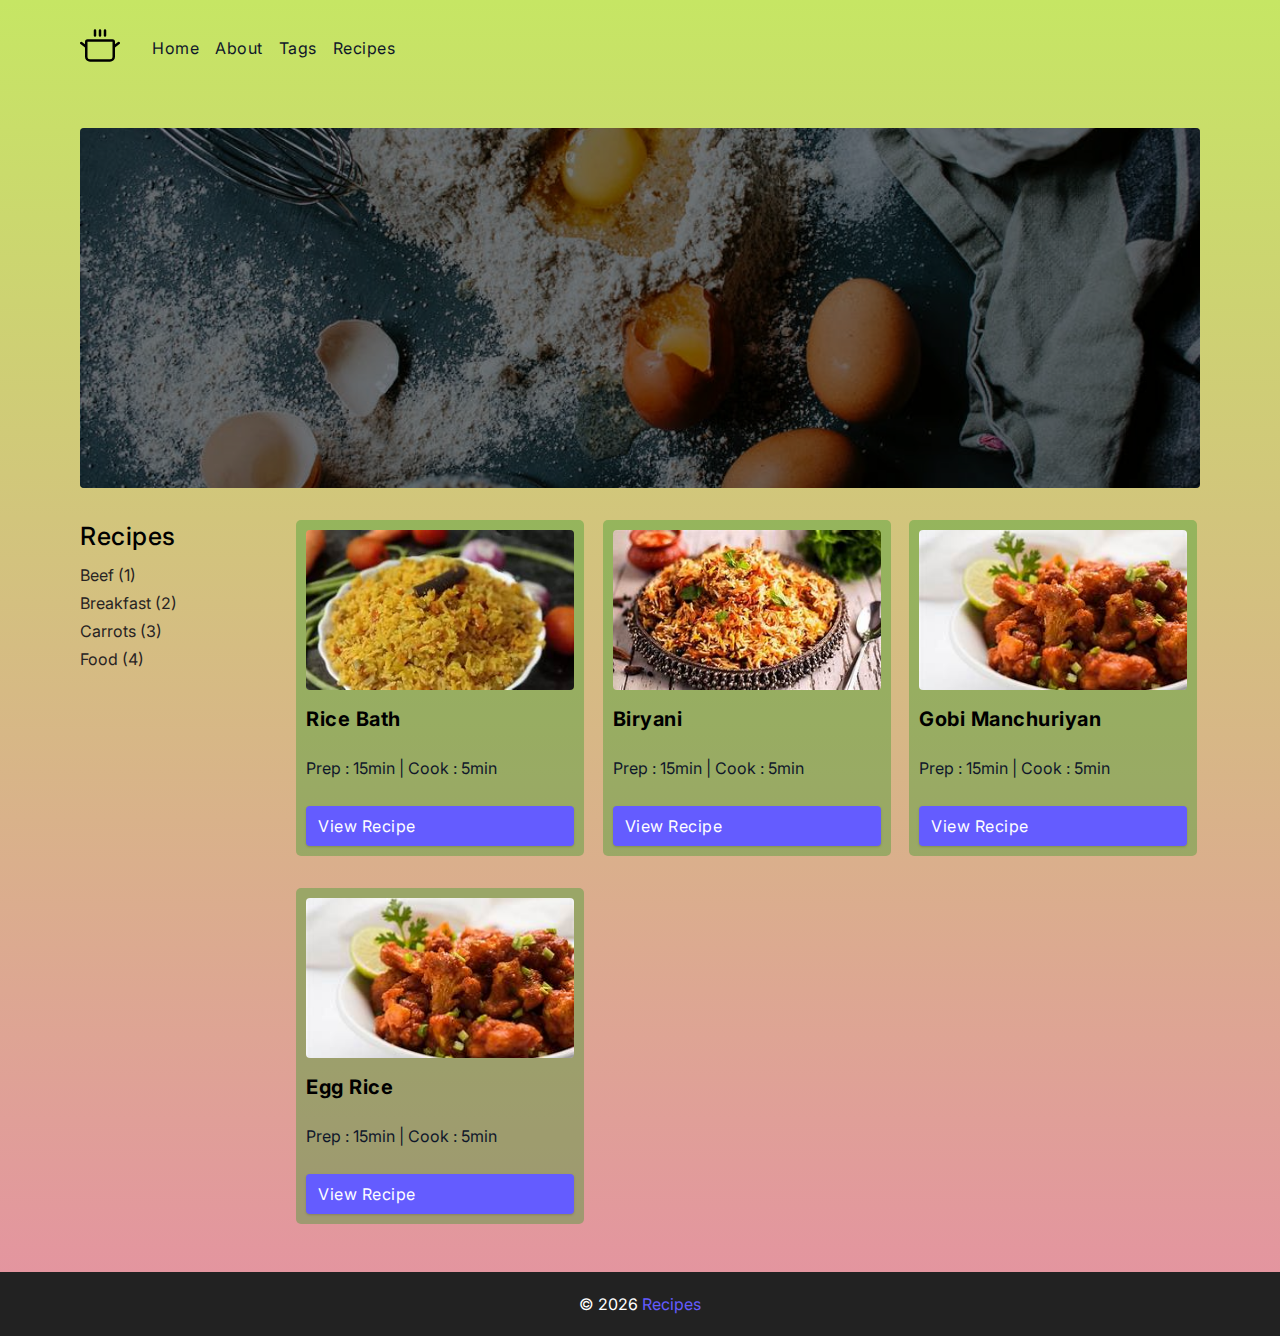
<file: index.html>
<!DOCTYPE html>
<html lang="en">
  <head>
    <meta charset="UTF-8" />
    <meta http-equiv="X-UA-Compatible" content="IE=edge" />
    <meta name="viewport" content="width=device-width, initial-scale=1.0" />
    <title>Recipes</title>
    <link rel="stylesheet" href="./css/normalize.css" />
    <!-- font-awesome -->
    <link rel="preconnect" href="https://fonts.googleapis.com" />
    <link rel="preconnect" href="https://fonts.gstatic.com" crossorigin />
    <link
      href="https://fonts.googleapis.com/css2?family=Inter:wght@300;400;500;600;700;800;900&display=swap"
      rel="stylesheet"
    />
    <link rel="preconnect" href="https://fonts.googleapis.com" />
    <link rel="preconnect" href="https://fonts.gstatic.com" crossorigin />
    <link
      href="https://fonts.googleapis.com/css2?family=Inter:wght@300;400;500;600;700;800;900&display=swap"
      rel="stylesheet"
    />
    <link
      href="https://cdn.jsdelivr.net/npm/bootstrap@5.0.2/dist/css/bootstrap.min.css"
      rel="stylesheet"
      integrity="sha384-EVSTQN3/azprG1Anm3QDgpJLIm9Nao0Yz1ztcQTwFspd3yD65VohhpuuCOmLASjC"
      crossorigin="anonymous"
    />
    <link
      rel="stylesheet"
      href="https://cdnjs.cloudflare.com/ajax/libs/font-awesome/5.14.0/css/all.min.css"
    />
    <!-- main css -->
    <link rel="stylesheet" href="./css/main.css" />
  </head>
  <body>
    <!-- nav  -->
    <nav class="navbar">
      <div class="nav-center">
        <div class="nav-header">
          <a href="index.html" class="nav-logo">
            <svg
              xmlns="http://www.w3.org/2000/svg"
              width="40"
              height="40"
              fill="#000000"
              viewBox="0 0 256 256"
            >
              <path
                d="M88,48V16a8,8,0,0,1,16,0V48a8,8,0,0,1-16,0Zm40,8a8,8,0,0,0,8-8V16a8,8,0,0,0-16,0V48A8,8,0,0,0,128,56Zm32,0a8,8,0,0,0,8-8V16a8,8,0,0,0-16,0V48A8,8,0,0,0,160,56Zm92.8,46.4L224,124v60a32,32,0,0,1-32,32H64a32,32,0,0,1-32-32V124L3.2,102.4a8,8,0,0,1,9.6-12.8L32,104V88A16,16,0,0,1,48,72H208a16,16,0,0,1,16,16v16l19.2-14.4a8,8,0,0,1,9.6,12.8ZM208,88H48v96a16,16,0,0,0,16,16H192a16,16,0,0,0,16-16Z"
              ></path>
            </svg>
          </a>
          <button class="nav-btn btn">
            <i class="fas fa-align-justify"></i>
          </button>
        </div>
        <div class="nav-links">
          <a href="index.html" class="nav-link"> home </a>
          <a href="about.html" class="nav-link"> about </a>
          <a href="tags.html" class="nav-link"> tags </a>
          <a href="recipes.html" class="nav-link"> recipes </a>

          <!-- <div class="nav-link contact-link">
            <a href="contact.html" class="btn"> contact </a>
          </div> -->
        </div>
      </div>
    </nav>
    <!-- end of nav -->
    <!-- main -->
    <main class="page">
      <!-- header -->
      <header class="hero">
        <div class="hero-container">
          <div class="hero-text">
            <h1 class="recheader"> Recipes</h1>
            <h4 class="recheader">no fluff, just recipes</h4>
          </div>
        </div>
      </header>
      <!-- end of header -->
      <section class="recipes-container">
        <!-- tag container -->
        <div class="tags-container">
          <h4>recipes</h4>
          <div class="tags-list">
            <a href="tag-template.html">Beef (1)</a>
            <a href="tag-template.html">Breakfast (2)</a>
            <a href="tag-template.html">Carrots (3)</a>
            <a href="tag-template.html">Food (4)</a>
          </div>
        </div>
        <!-- end of tag container -->
        <!-- recipes list -->
        <div class="recipes-list">
          <!-- single recipe -->
          <div class="card cardrecipe" style="width: 18rem">
            <img
              src="photo1.jpg"
              class="card-img-top img recipe-img"
              alt=""
            />
            <div class="card-body">
              <h5 class="card-title">Rice Bath</h5>
              <p class="card-text">Prep : 15min | Cook : 5min</p>
              <a
                href="pulao.html"
                class="btn btn-primary recipe text-align-center bg-secondary btn-crd"
                >View Recipe</a
              >
            </div>
          </div>

          <div class="card cardrecipe" style="width: 18rem">
            <img
              src="biriyani.jpg"
              class="card-img-top img recipe-img"
              alt=""
            />
            <div class="card-body">
              <h5 class="card-title">Biryani</h5>
              <p class="card-text">Prep : 15min | Cook : 5min</p>
              <a
                href="single-recipe.html"
                class="btn btn-primary recipe bg-secondary btn-crd"
                >View Recipe</a
              >
            </div>
          </div>

          <div class="card cardrecipe" style="width: 18rem">
            <img
              src="photo3.jpg"
              class="card-img-top img recipe-img"
              alt=""
            />
            <div class="card-body">
              <h5 class="card-title">gobi manchuriyan</h5>
              <p class="card-text">Prep : 15min | Cook : 5min</p>
              <a href="dosa.html" class="btn btn-primary recipe bg-secondary"
                >View Recipe</a
              >
            </div>
          </div>

          <div class="card cardrecipe" style="width: 18rem">
            <img
              src="photo3.jpg"
              class="card-img-top img recipe-img"
              alt=""
            />
            <div class="card-body">
              <h5 class="card-title">Egg rice</h5>
              <p class="card-text">Prep : 15min | Cook : 5min</p>
              <a href="paratha.html" class="btn btn-primary recipe bg-secondary"
                >View Recipe</a
              >
            </div>
          </div>

          <!-- end of single recipe -->
        </div>
        <!-- end of recipes list -->
      </section>
    </main>
    <!-- end of main -->
    <!-- footer -->
    <footer class="page-footer">
      <p>
        &copy; <span id="date"></span>
        <span class="footer-logo">Recipes</span>
      </p>
    </footer>
    <script
      src="https://cdn.jsdelivr.net/npm/bootstrap@5.0.2/dist/js/bootstrap.bundle.min.js"
      integrity="sha384-MrcW6ZMFYlzcLA8Nl+NtUVF0sA7MsXsP1UyJoMp4YLEuNSfAP+JcXn/tWtIaxVXM"
      crossorigin="anonymous"
    ></script>
    <script src="./js/app.js"></script>
  </body>
</html>
</file>
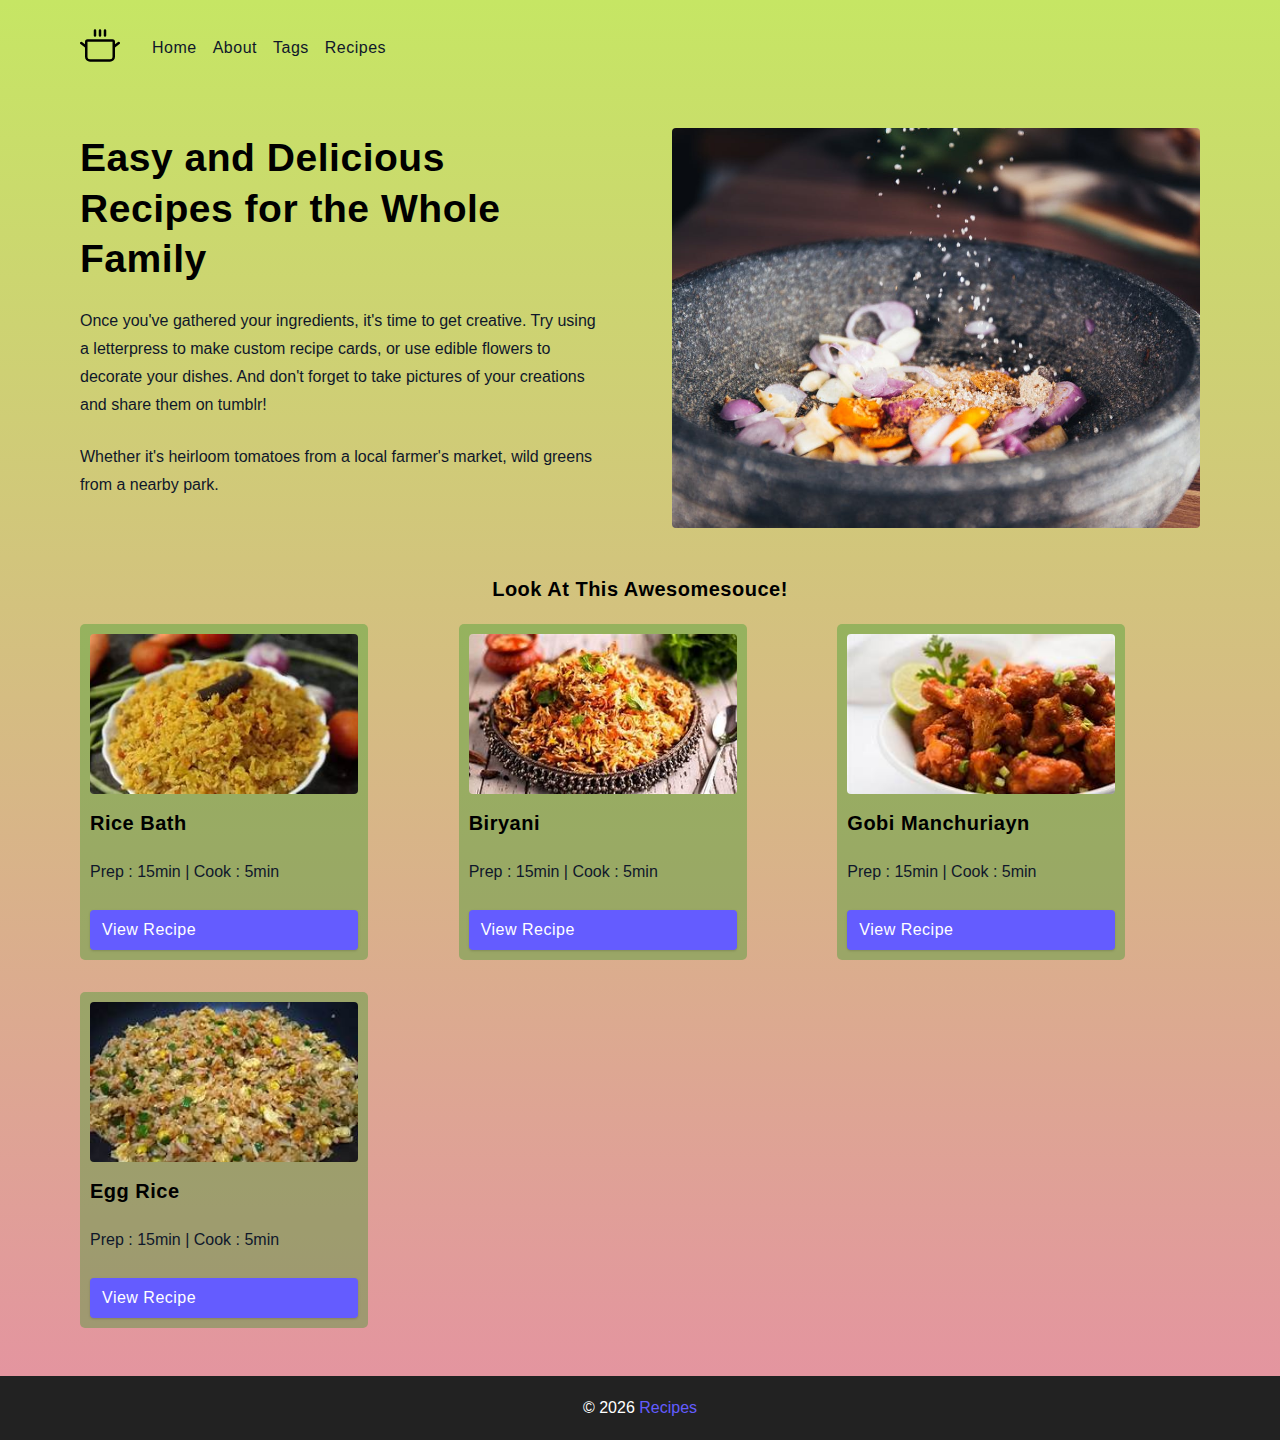
<file: about.html>
<!DOCTYPE html>
<html lang="en">
  <head>
    <meta charset="UTF-8" />
    <meta http-equiv="X-UA-Compatible" content="IE=edge" />
    <meta name="viewport" content="width=device-width, initial-scale=1.0" />
    <title>About</title>
    
    <link rel="stylesheet" href="./css/normalize.css" />
    <!-- font-awesome -->
    <link
      href="https://cdn.jsdelivr.net/npm/bootstrap@5.0.2/dist/css/bootstrap.min.css"
      rel="stylesheet"
      integrity="sha384-EVSTQN3/azprG1Anm3QDgpJLIm9Nao0Yz1ztcQTwFspd3yD65VohhpuuCOmLASjC"
      crossorigin="anonymous"
    />
    <link
      rel="stylesheet"
      href="https://cdnjs.cloudflare.com/ajax/libs/font-awesome/5.14.0/css/all.min.css"
    />
    <!-- main css -->
    <link rel="stylesheet" href="./css/main.css" />
  </head>
  <body>
    <!-- nav  -->
    <nav class="navbar">
      <div class="nav-center">
        <div class="nav-header">
          <a href="index.html" class="nav-logo">
            <svg
              xmlns="http://www.w3.org/2000/svg"
              width="40"
              height="40"
              fill="#000000"
              viewBox="0 0 256 256"
            >
              <path
                d="M88,48V16a8,8,0,0,1,16,0V48a8,8,0,0,1-16,0Zm40,8a8,8,0,0,0,8-8V16a8,8,0,0,0-16,0V48A8,8,0,0,0,128,56Zm32,0a8,8,0,0,0,8-8V16a8,8,0,0,0-16,0V48A8,8,0,0,0,160,56Zm92.8,46.4L224,124v60a32,32,0,0,1-32,32H64a32,32,0,0,1-32-32V124L3.2,102.4a8,8,0,0,1,9.6-12.8L32,104V88A16,16,0,0,1,48,72H208a16,16,0,0,1,16,16v16l19.2-14.4a8,8,0,0,1,9.6,12.8ZM208,88H48v96a16,16,0,0,0,16,16H192a16,16,0,0,0,16-16Z"
              ></path>
            </svg>
          </a>
          <button class="nav-btn btn">
            <i class="fas fa-align-justify"></i>
          </button>
        </div>
        <div class="nav-links">
          <a href="index.html" class="nav-link"> home </a>
          <a href="about.html" class="nav-link"> about </a>
          <a href="tags.html" class="nav-link"> tags </a>
          <a href="recipes.html" class="nav-link"> recipes </a>

          <!-- <div class="nav-link contact-link">
            <a href="contact.html" class="btn"> contact </a>
          </div> -->
        </div>
      </div>
    </nav>
    <!-- end of nav -->
    <main class="page">
      <section class="about-page">
        <article>
          <h2>Easy and Delicious Recipes for the Whole Family</h2>
          <p>
            Once you've gathered your ingredients, it's time to get creative.
            Try using a letterpress to make custom recipe cards, or use edible
            flowers to decorate your dishes. And don't forget to take pictures
            of your creations and share them on tumblr!
          </p>
          <p>
            Whether it's heirloom tomatoes from a local farmer's market, wild
            greens from a nearby park.
          </p>
          <!-- <a href="contact.html" class="btn"> contact </a> -->
        </article>
        <!-- needs fixes -->
        <img
          src="./assets/about.jpeg"
          alt="Person Pouring Salt in Bowl"
          class="img about-img"
        />
      </section>
      <section class="featured-recipes">
        <h5 class="featured-title">Look At This Awesomesouce!</h5>
        <div class="recipes-list">
          <!-- single recipe -->
          <div class="card cardrecipe" style="width: 18rem">
            <img
              src="photo1.jpg"
              class="card-img-top img recipe-img"
              alt=""
            />
            <div class="card-body">
              <h5 class="card-title">Rice Bath</h5>
              <p class="card-text">Prep : 15min | Cook : 5min</p>
              <a
                href="pulao.html"
                class="btn btn-primary recipe text-align-center bg-secondary btn-crd"
                >View Recipe</a
              >
            </div>
          </div>

          <div class="card cardrecipe" style="width: 18rem">
            <img
              src="biriyani.jpg"
              class="card-img-top img recipe-img"
              alt=""
            />
            <div class="card-body">
              <h5 class="card-title">Biryani</h5>
              <p class="card-text">Prep : 15min | Cook : 5min</p>
              <a
                href="single-recipe.html"
                class="btn btn-primary recipe bg-secondary btn-crd"
                >View Recipe</a
              >
            </div>
          </div>

          <div class="card cardrecipe" style="width: 18rem">
            <img
              src="photo3.jpg"
              class="card-img-top img recipe-img"
              alt=""
            />
            <div class="card-body">
              <h5 class="card-title">gobi manchuriayn</h5>
              <p class="card-text">Prep : 15min | Cook : 5min</p>
              <a href="dosa.html" class="btn btn-primary recipe bg-secondary"
                >View Recipe</a
              >
            </div>
          </div>

          <div class="card cardrecipe" style="width: 18rem">
            <img
              src="egg.jpg"
              class="card-img-top img recipe-img"
              alt=""
            />
            <div class="card-body">
              <h5 class="card-title">egg rice</h5>
              <p class="card-text">Prep : 15min | Cook : 5min</p>
              <a href="paratha.html" class="btn btn-primary recipe bg-secondary"
                >View Recipe</a
              >
            </div>
          </div>
          <!-- end of single recipe -->
        </div>
      </section>
    </main>
    <!-- footer -->
    <footer class="page-footer">
      <p>
        &copy; <span id="date"></span>
        <span class="footer-logo">Recipes</span>
      </p>
    </footer>
    <script
      src="https://cdn.jsdelivr.net/npm/bootstrap@5.0.2/dist/js/bootstrap.bundle.min.js"
      integrity="sha384-MrcW6ZMFYlzcLA8Nl+NtUVF0sA7MsXsP1UyJoMp4YLEuNSfAP+JcXn/tWtIaxVXM"
      crossorigin="anonymous"
    ></script>
    <script src="./js/app.js"></script>
  </body>
</html>
</file>
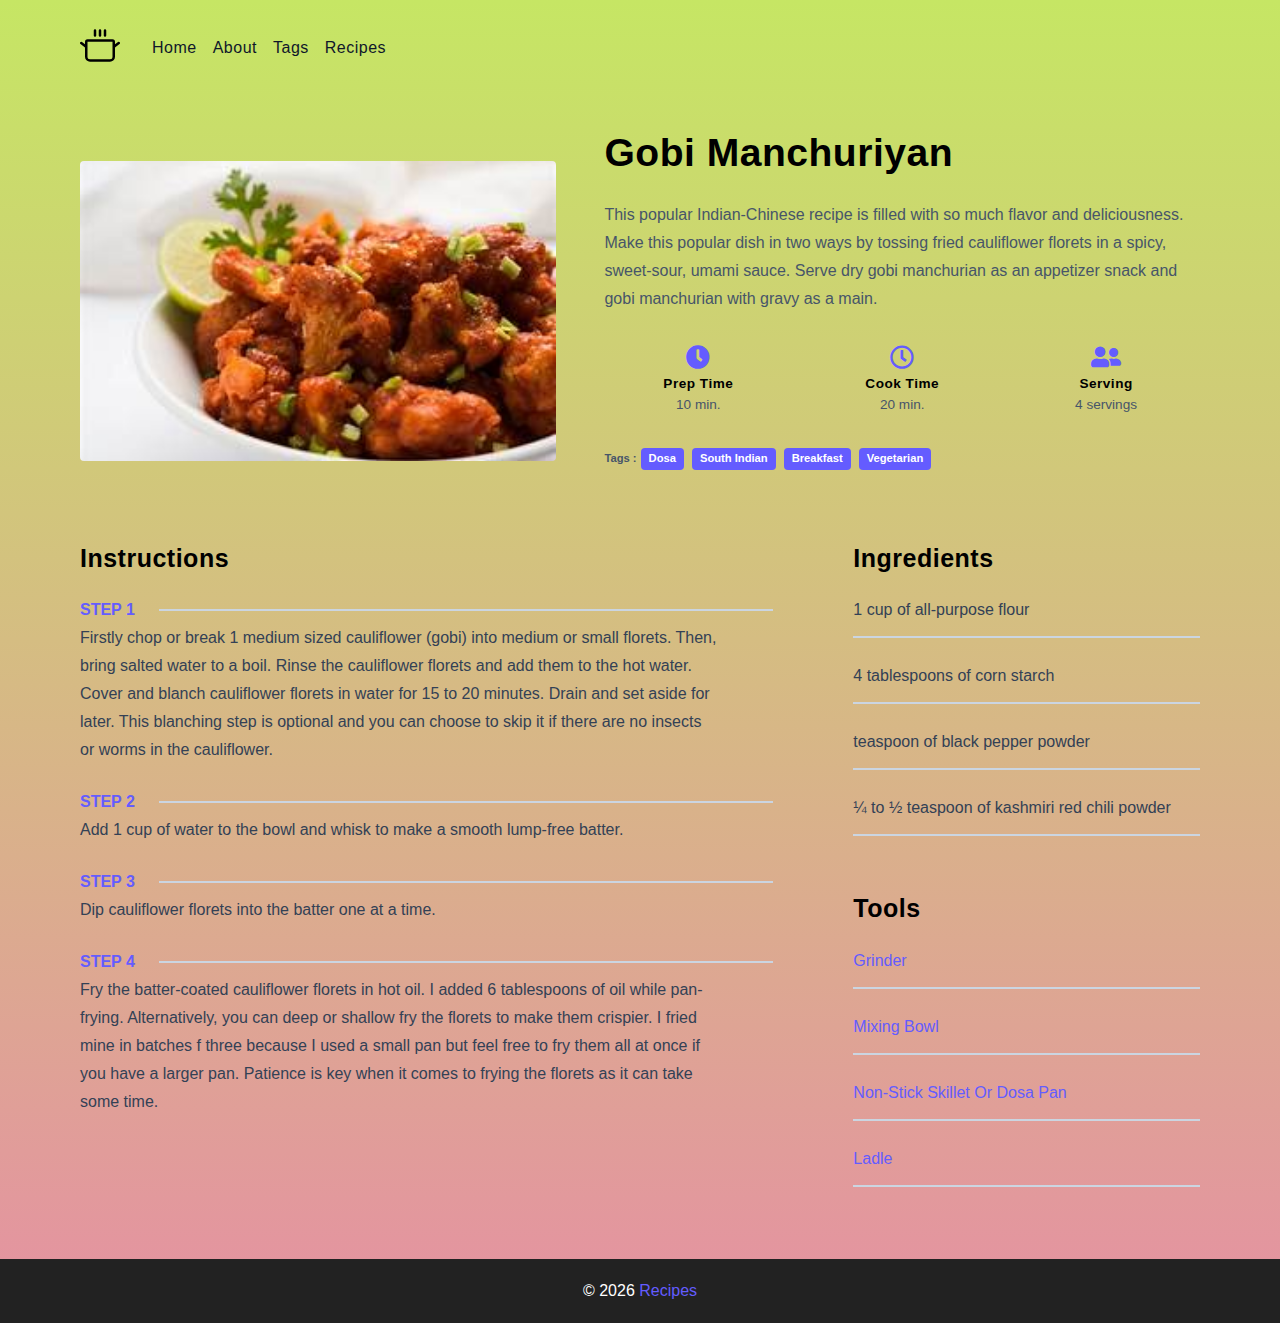
<file: dosa.html>
<!DOCTYPE html>
<html lang="en">
  <head>
    <meta charset="UTF-8" />
    <meta http-equiv="X-UA-Compatible" content="IE=edge" />
    <meta name="viewport" content="width=device-width, initial-scale=1.0" />
    <title>Gobi manchuriyan</title>
    <link rel="stylesheet" href="./css/normalize.css" />
    <!-- font-awesome -->
    <link
      href="https://cdn.jsdelivr.net/npm/bootstrap@5.0.2/dist/css/bootstrap.min.css"
      rel="stylesheet"
      integrity="sha384-EVSTQN3/azprG1Anm3QDgpJLIm9Nao0Yz1ztcQTwFspd3yD65VohhpuuCOmLASjC"
      crossorigin="anonymous"
    />
    <link
      rel="stylesheet"
      href="https://cdnjs.cloudflare.com/ajax/libs/font-awesome/5.14.0/css/all.min.css"
    />
    <!-- main css -->
    <link rel="stylesheet" href="./css/main.css" />
  </head>
  <body>
    <!-- nav  -->
    <nav class="navbar">
      <div class="nav-center">
        <div class="nav-header">
          <a href="index.html" class="nav-logo">
            <svg
              xmlns="http://www.w3.org/2000/svg"
              width="40"
              height="40"
              fill="#000000"
              viewBox="0 0 256 256"
            >
              <path
                d="M88,48V16a8,8,0,0,1,16,0V48a8,8,0,0,1-16,0Zm40,8a8,8,0,0,0,8-8V16a8,8,0,0,0-16,0V48A8,8,0,0,0,128,56Zm32,0a8,8,0,0,0,8-8V16a8,8,0,0,0-16,0V48A8,8,0,0,0,160,56Zm92.8,46.4L224,124v60a32,32,0,0,1-32,32H64a32,32,0,0,1-32-32V124L3.2,102.4a8,8,0,0,1,9.6-12.8L32,104V88A16,16,0,0,1,48,72H208a16,16,0,0,1,16,16v16l19.2-14.4a8,8,0,0,1,9.6,12.8ZM208,88H48v96a16,16,0,0,0,16,16H192a16,16,0,0,0,16-16Z"
              ></path>
            </svg>
            <!-- <img src="./assets/logo.svg" alt="simply recipes" /> -->
          </a>
          <button class="nav-btn btn">
            <i class="fas fa-align-justify"></i>
          </button>
        </div>
        <div class="nav-links">
          <a href="index.html" class="nav-link"> home </a>
          <a href="about.html" class="nav-link"> about </a>
          <a href="tags.html" class="nav-link"> tags </a>
          <a href="recipes.html" class="nav-link"> recipes </a>

          <!-- <div class="nav-link contact-link">
            <a href="contact.html" class="btn"> contact </a>
          </div> -->
        </div>
      </div>
    </nav>
    <!-- end of nav -->
    <main class="page">
      <div class="recipe-page">
        <section class="recipe-hero">
          <img src="photo3.jpg" class="img recipe-hero-img" />
          <article class="recipe-info">
            <h2>Gobi Manchuriyan</h2>
            <p>
              This popular Indian-Chinese recipe is filled with so much flavor and deliciousness. Make this popular dish in two ways by tossing fried cauliflower florets in a spicy, sweet-sour, umami sauce. Serve dry gobi manchurian as an appetizer snack and gobi manchurian with gravy as a main.
            </p>
            <div class="recipe-icons">
              <article>
                <i class="fas fa-clock"></i>
                <h5>prep time</h5>
                <p>10 min.</p>
              </article>
              <article>
                <i class="far fa-clock"></i>
                <h5>cook time</h5>
                <p>20 min.</p>
              </article>
              <article>
                <i class="fas fa-user-friends"></i>
                <h5>serving</h5>
                <p>4 servings</p>
              </article>
            </div>
            <p class="recipe-tags">
              Tags : <a href="tag-template.html">dosa</a>
              <a href="tag-template.html">south indian</a>
              <a href="tag-template.html">breakfast</a>
              <a href="tag-template.html">vegetarian</a>
            </p>
          </article>
        </section>
        <!-- content -->
        <section class="recipe-content">
          <article>
            <h4>instructions</h4>
            <!-- single instruction -->
            <div class="single-instruction">
              <header>
                <p>step 1</p>
                <div></div>
              </header>
              <p>
                Firstly chop or break 1 medium sized cauliflower (gobi) into medium or small florets. Then, bring salted water to a boil.
Rinse the cauliflower florets and add them to the hot water. Cover and blanch cauliflower florets in water for 15 to 20 minutes. Drain and set aside for later.
              This blanching step is optional and you can choose to skip it if there are no insects or worms in the cauliflower.


              </p>
            </div>
            <!-- end of single instruction -->
            <!-- single instruction -->
            <div class="single-instruction">
              <header>
                <p>step 2</p>
                <div></div>
              </header>
              <p>
                Add 1 cup of water to the bowl and whisk to make a smooth lump-free batter.
              </p>
            </div>
            <!-- end of single instruction -->
            <!-- single instruction -->
            <div class="single-instruction">
              <header>
                <p>step 3</p>
                <div></div>
              </header>
              <p>
                Dip cauliflower florets into the batter one at a time.
              </p>
            </div>
            <!-- end of single instruction -->
            <!-- single instruction -->
            <div class="single-instruction">
              <header>
                <p>step 4</p>
                <div></div>
              </header>
              <p>
                Fry the batter-coated cauliflower florets in hot oil. I added 6 tablespoons of oil while pan-frying. Alternatively, you can deep or shallow fry the florets to make them crispier.
I fried mine in batches f three because I used a small pan but feel free to fry them all at once if you have a larger pan. Patience is key when it comes to frying the florets as it can take some time.
              </p>
            </div>
            <!-- end of single instruction -->
            <!-- single instruction -->
            
            <!-- end of single instruction -->
          </article>
          <article class="second-column">
            <div>
              <h4>ingredients</h4>
              <p class="single-ingredient">1 cup of all-purpose flour</p>
              <p class="single-ingredient">
                4 tablespoons of corn starch
              </p>
              <p class="single-ingredient"> teaspoon of black pepper powder</p>
              <p class="single-ingredient">¼ to ½ teaspoon of kashmiri red chili powder</p>
            </div>
            <div>
              <h4>tools</h4>
              <p class="single-tool">Grinder</p>
              <p class="single-tool">Mixing Bowl</p>
              <p class="single-tool">Non-stick Skillet or Dosa Pan</p>
              <p class="single-tool">Ladle</p>
            </div>
          </article>
        </section>
      </div>
    </main>

    <!-- footer -->
    <footer class="page-footer">
      <p>
        &copy; <span id="date"></span>
        <span class="footer-logo">Recipes</span>
      </p>
    </footer>
    <script
      src="https://cdn.jsdelivr.net/npm/bootstrap@5.0.2/dist/js/bootstrap.bundle.min.js"
      integrity="sha384-MrcW6ZMFYlzcLA8Nl+NtUVF0sA7MsXsP1UyJoMp4YLEuNSfAP+JcXn/tWtIaxVXM"
      crossorigin="anonymous"
    ></script>
    <script src="./js/app.js"></script>
  </body>
</html>
</file>
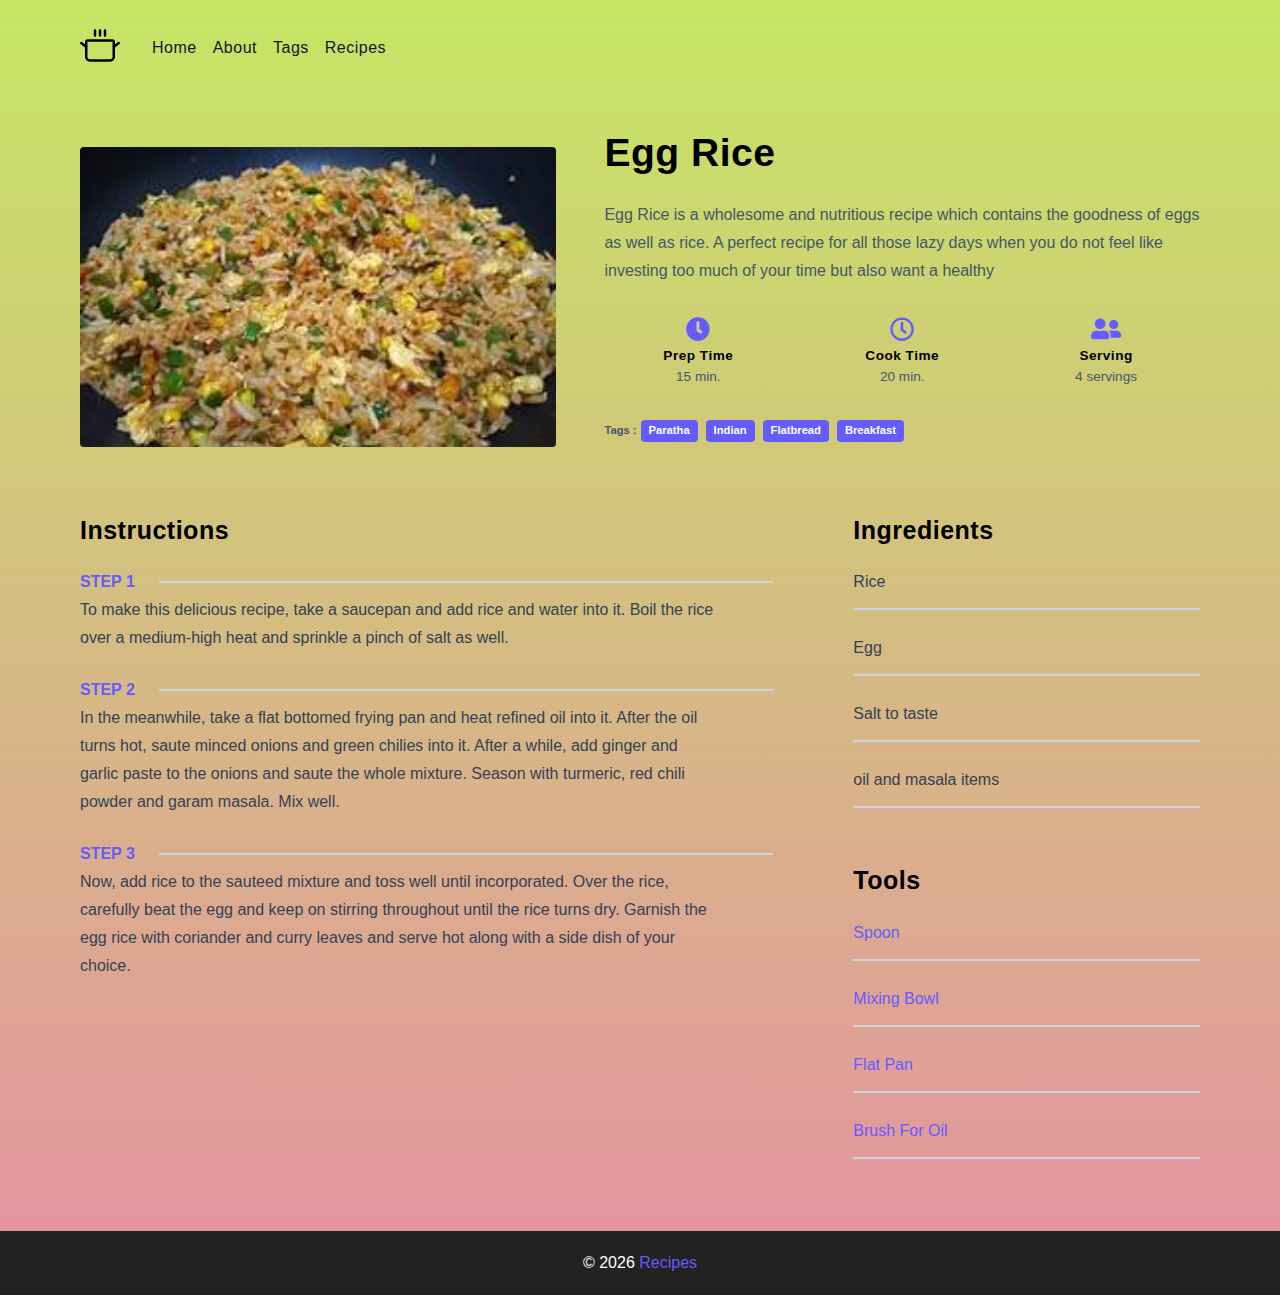
<file: paratha.html>
<!DOCTYPE html>
<html lang="en">
  <head>
    <meta charset="UTF-8" />
    <meta http-equiv="X-UA-Compatible" content="IE=edge" />
    <meta name="viewport" content="width=device-width, initial-scale=1.0" />
    <title>Paratha</title>
    <link rel="stylesheet" href="./css/normalize.css" />
    <!-- font-awesome -->
    <link
      href="https://cdn.jsdelivr.net/npm/bootstrap@5.0.2/dist/css/bootstrap.min.css"
      rel="stylesheet"
      integrity="sha384-EVSTQN3/azprG1Anm3QDgpJLIm9Nao0Yz1ztcQTwFspd3yD65VohhpuuCOmLASjC"
      crossorigin="anonymous"
    />
    <link
      rel="stylesheet"
      href="https://cdnjs.cloudflare.com/ajax/libs/font-awesome/5.14.0/css/all.min.css"
    />
    <!-- main css -->
    <link rel="stylesheet" href="./css/main.css" />
  </head>
  <body>
    <!-- nav  -->
    <nav class="navbar">
      <div class="nav-center">
        <div class="nav-header">
          <a href="index.html" class="nav-logo">
            <svg
              xmlns="http://www.w3.org/2000/svg"
              width="40"
              height="40"
              fill="#000000"
              viewBox="0 0 256 256"
            >
              <path
                d="M88,48V16a8,8,0,0,1,16,0V48a8,8,0,0,1-16,0Zm40,8a8,8,0,0,0,8-8V16a8,8,0,0,0-16,0V48A8,8,0,0,0,128,56Zm32,0a8,8,0,0,0,8-8V16a8,8,0,0,0-16,0V48A8,8,0,0,0,160,56Zm92.8,46.4L224,124v60a32,32,0,0,1-32,32H64a32,32,0,0,1-32-32V124L3.2,102.4a8,8,0,0,1,9.6-12.8L32,104V88A16,16,0,0,1,48,72H208a16,16,0,0,1,16,16v16l19.2-14.4a8,8,0,0,1,9.6,12.8ZM208,88H48v96a16,16,0,0,0,16,16H192a16,16,0,0,0,16-16Z"
              ></path>
            </svg>
            <!-- <img src="./assets/logo.svg" alt="simply recipes" /> -->
          </a>
          <button class="nav-btn btn">
            <i class="fas fa-align-justify"></i>
          </button>
        </div>
        <div class="nav-links">
          <a href="index.html" class="nav-link"> home </a>
          <a href="about.html" class="nav-link"> about </a>
          <a href="tags.html" class="nav-link"> tags </a>
          <a href="recipes.html" class="nav-link"> recipes </a>

          <!-- <div class="nav-link contact-link">
            <a href="contact.html" class="btn"> contact </a>
          </div> -->
        </div>
      </div>
    </nav>
    <!-- end of nav -->
    <main class="page">
      <div class="recipe-page">
        <section class="recipe-hero">
          <img src="egg.jpg" class="img recipe-hero-img" />
          <article class="recipe-info">
            <h2>Egg Rice</h2>
            <p>
              Egg Rice is a wholesome and nutritious recipe which contains the goodness of eggs as well as rice. A perfect recipe for all those lazy days when you do not feel like investing too much of your time but also want a healthy 
            </p>
            <div class="recipe-icons">
              <article>
                <i class="fas fa-clock"></i>
                <h5>prep time</h5>
                <p>15 min.</p>
              </article>
              <article>
                <i class="far fa-clock"></i>
                <h5>cook time</h5>
                <p>20 min.</p>
              </article>
              <article>
                <i class="fas fa-user-friends"></i>
                <h5>serving</h5>
                <p>4 servings</p>
              </article>
            </div>
            <p class="recipe-tags">
              Tags : <a href="tag-template.html">paratha</a>
              <a href="tag-template.html">indian</a>
              <a href="tag-template.html">flatbread</a>
              <a href="tag-template.html">breakfast</a>
            </p>
          </article>
        </section>
        <!-- content -->
        <section class="recipe-content">
          <article>
            <h4>instructions</h4>
            <!-- single instruction -->
            <div class="single-instruction">
              <header>
                <p>step 1</p>
                <div></div>
              </header>
              <p>
                To make this delicious recipe, take a saucepan and add rice and water into it. Boil the rice over a medium-high heat and sprinkle a pinch of salt as well. 
            </div>
            <!-- end of single instruction -->
            <!-- single instruction -->
            <div class="single-instruction">
              <header>
                <p>step 2</p>
                <div></div>
              </header>
              <p>
                In the meanwhile, take a flat bottomed frying pan and heat refined oil into it. After the oil turns hot, saute minced onions and green chilies into it. After a while, add ginger and garlic paste to the onions and saute the whole mixture. Season with turmeric, red chili powder and garam masala. Mix well.
              </p>
            </div>
            <!-- end of single instruction -->
            <!-- single instruction -->
            <div class="single-instruction">
              <header>
                <p>step 3</p>
                <div></div>
              </header>
              <p>
                Now, add rice to the sauteed mixture and toss well until incorporated. Over the rice, carefully beat the egg and keep on stirring throughout until the rice turns dry. Garnish the egg rice with coriander and curry leaves and serve hot along with a side dish of your choice.
              </p>
            </div>
            
          </article>
          <article class="second-column">
            <div>
              <h4>ingredients</h4>
              <p class="single-ingredient">Rice</p>
              <p class="single-ingredient">Egg</p>
              <p class="single-ingredient">Salt to taste</p>
              <p class="single-ingredient">oil and masala items</p>
            </div>
            <div>
              <h4>tools</h4>
              <p class="single-tool">spoon</p>
              <p class="single-tool">Mixing Bowl</p>
              <p class="single-tool"> Flat Pan</p>
              <p class="single-tool">Brush for Oil</p>
            </div>
          </article>
        </section>
      </div>
    </main>

    <!-- footer -->
    <footer class="page-footer">
      <p>
        &copy; <span id="date"></span>
        <span class="footer-logo">Recipes</span>
      </p>
    </footer>
    <script
      src="https://cdn.jsdelivr.net/npm/bootstrap@5.0.2/dist/js/bootstrap.bundle.min.js"
      integrity="sha384-MrcW6ZMFYlzcLA8Nl+NtUVF0sA7MsXsP1UyJoMp4YLEuNSfAP+JcXn/tWtIaxVXM"
      crossorigin="anonymous"
    ></script>
    <script src="./js/app.js"></script>
  </body>
</html>
</file>
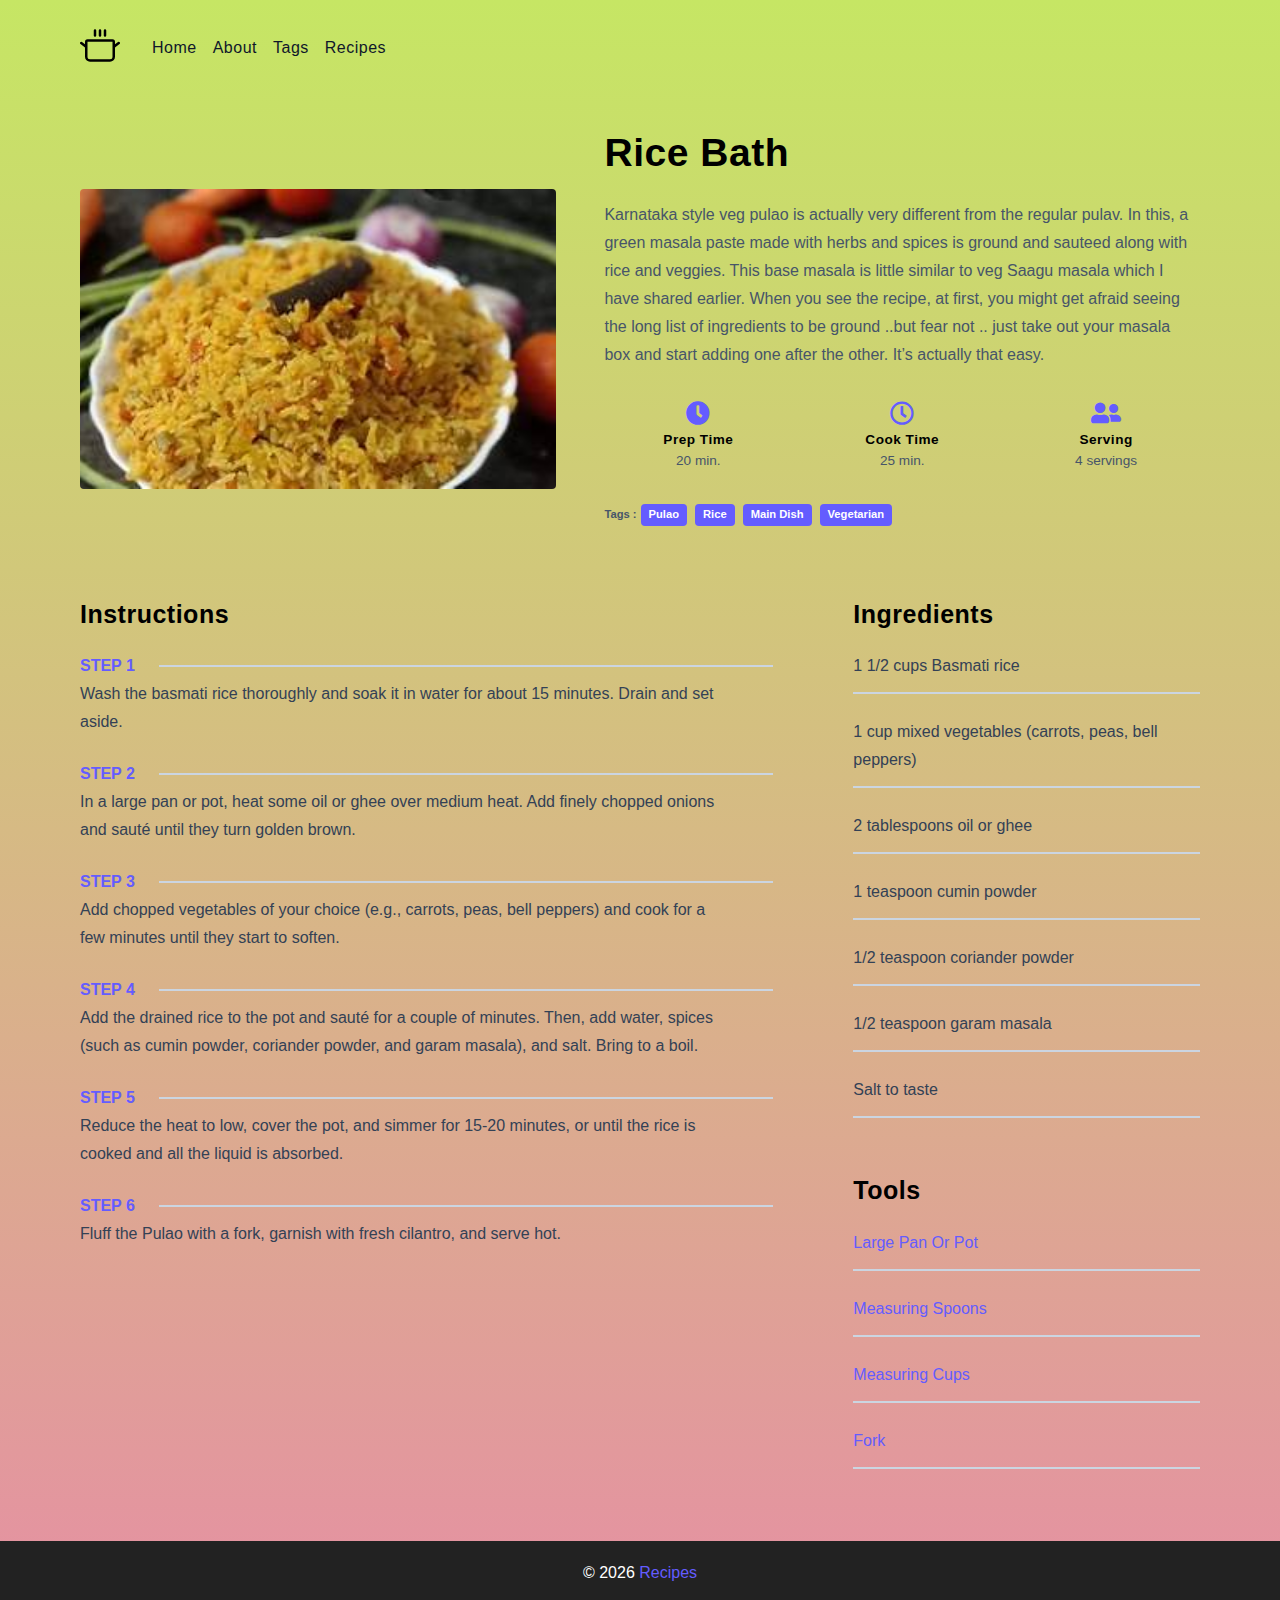
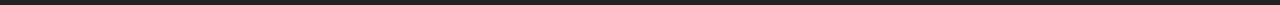
<file: pulao.html>
<!DOCTYPE html>
<html lang="en">
  <head>
    <meta charset="UTF-8" />
    <meta http-equiv="X-UA-Compatible" content="IE=edge" />
    <meta name="viewport" content="width=device-width, initial-scale=1.0" />
    <title>Pulao</title>
    <link rel="stylesheet" href="./css/normalize.css" />
    <!-- font-awesome -->
    <link
      href="https://cdn.jsdelivr.net/npm/bootstrap@5.0.2/dist/css/bootstrap.min.css"
      rel="stylesheet"
      integrity="sha384-EVSTQN3/azprG1Anm3QDgpJLIm9Nao0Yz1ztcQTwFspd3yD65VohhpuuCOmLASjC"
      crossorigin="anonymous"
    />
    <link
      rel="stylesheet"
      href="https://cdnjs.cloudflare.com/ajax/libs/font-awesome/5.14.0/css/all.min.css"
    />
    <!-- main css -->
    <link rel="stylesheet" href="./css/main.css" />
  </head>
  <body>
    <!-- nav  -->
    <nav class="navbar">
      <div class="nav-center">
        <div class="nav-header">
          <a href="index.html" class="nav-logo">
            <svg
              xmlns="http://www.w3.org/2000/svg"
              width="40"
              height="40"
              fill="#000000"
              viewBox="0 0 256 256"
            >
              <path
                d="M88,48V16a8,8,0,0,1,16,0V48a8,8,0,0,1-16,0Zm40,8a8,8,0,0,0,8-8V16a8,8,0,0,0-16,0V48A8,8,0,0,0,128,56Zm32,0a8,8,0,0,0,8-8V16a8,8,0,0,0-16,0V48A8,8,0,0,0,160,56Zm92.8,46.4L224,124v60a32,32,0,0,1-32,32H64a32,32,0,0,1-32-32V124L3.2,102.4a8,8,0,0,1,9.6-12.8L32,104V88A16,16,0,0,1,48,72H208a16,16,0,0,1,16,16v16l19.2-14.4a8,8,0,0,1,9.6,12.8ZM208,88H48v96a16,16,0,0,0,16,16H192a16,16,0,0,0,16-16Z"
              ></path>
            </svg>
            <!-- <img src="./assets/logo.svg" alt="simply recipes" /> -->
          </a>
          <button class="nav-btn btn">
            <i class="fas fa-align-justify"></i>
          </button>
        </div>
        <div class="nav-links">
          <a href="index.html" class="nav-link"> home </a>
          <a href="about.html" class="nav-link"> about </a>
          <a href="tags.html" class="nav-link"> tags </a>
          <a href="recipes.html" class="nav-link"> recipes </a>

          <!-- <div class="nav-link contact-link">
            <a href="contact.html" class="btn"> contact </a>
          </div> -->
        </div>
      </div>
    </nav>
    <!-- end of nav -->
    <main class="page">
      <div class="recipe-page">
        <section class="recipe-hero">
          <img src="photo1.jpg" class="img recipe-hero-img" />
          <article class="recipe-info">
            <h2>Rice Bath</h2>
            <p>
              Karnataka style veg pulao is actually very different from the regular pulav. In this, a green masala paste made with herbs and spices is ground and sauteed along with rice and veggies. This base masala is little similar to veg Saagu masala which I have shared earlier. When you see the recipe, at first, you might get afraid seeing the long list of ingredients to be ground  ..but fear not .. just take out your masala box and start adding one after the other. It’s actually that easy.
            </p>
            <div class="recipe-icons">
              <article>
                <i class="fas fa-clock"></i>
                <h5>prep time</h5>
                <p>20 min.</p>
              </article>
              <article>
                <i class="far fa-clock"></i>
                <h5>cook time</h5>
                <p>25 min.</p>
              </article>
              <article>
                <i class="fas fa-user-friends"></i>
                <h5>serving</h5>
                <p>4 servings</p>
              </article>
            </div>
            <p class="recipe-tags">
              Tags : <a href="tag-template.html">pulao</a>
              <a href="tag-template.html">rice</a>
              <a href="tag-template.html">main dish</a>
              <a href="tag-template.html">vegetarian</a>
            </p>
          </article>
        </section>
        <!-- content -->
        <section class="recipe-content">
          <article>
            <h4>instructions</h4>
            <!-- single instruction -->
            <div class="single-instruction">
              <header>
                <p>step 1</p>
                <div></div>
              </header>
              <p>
                Wash the basmati rice thoroughly and soak it in water for about
                15 minutes. Drain and set aside.
              </p>
            </div>
            <!-- end of single instruction -->
            <!-- single instruction -->
            <div class="single-instruction">
              <header>
                <p>step 2</p>
                <div></div>
              </header>
              <p>
                In a large pan or pot, heat some oil or ghee over medium heat.
                Add finely chopped onions and sauté until they turn golden
                brown.
              </p>
            </div>
            <!-- end of single instruction -->
            <!-- single instruction -->
            <div class="single-instruction">
              <header>
                <p>step 3</p>
                <div></div>
              </header>
              <p>
                Add chopped vegetables of your choice (e.g., carrots, peas, bell
                peppers) and cook for a few minutes until they start to soften.
              </p>
            </div>
            <!-- end of single instruction -->
            <!-- single instruction -->
            <div class="single-instruction">
              <header>
                <p>step 4</p>
                <div></div>
              </header>
              <p>
                Add the drained rice to the pot and sauté for a couple of
                minutes. Then, add water, spices (such as cumin powder,
                coriander powder, and garam masala), and salt. Bring to a boil.
              </p>
            </div>
            <!-- end of single instruction -->
            <!-- single instruction -->
            <div class="single-instruction">
              <header>
                <p>step 5</p>
                <div></div>
              </header>
              <p>
                Reduce the heat to low, cover the pot, and simmer for 15-20
                minutes, or until the rice is cooked and all the liquid is
                absorbed.
              </p>
            </div>
            <!-- end of single instruction -->
            <!-- single instruction -->
            <div class="single-instruction">
              <header>
                <p>step 6</p>
                <div></div>
              </header>
              <p>
                Fluff the Pulao with a fork, garnish with fresh cilantro, and
                serve hot.
              </p>
            </div>
            <!-- end of single instruction -->
          </article>
          <article class="second-column">
            <div>
              <h4>ingredients</h4>
              <p class="single-ingredient">1 1/2 cups Basmati rice</p>
              <p class="single-ingredient">
                1 cup mixed vegetables (carrots, peas, bell peppers)
              </p>
              <p class="single-ingredient">2 tablespoons oil or ghee</p>
              <p class="single-ingredient">1 teaspoon cumin powder</p>
              <p class="single-ingredient">1/2 teaspoon coriander powder</p>
              <p class="single-ingredient">1/2 teaspoon garam masala</p>
              <p class="single-ingredient">Salt to taste</p>
            </div>
            <div>
              <h4>tools</h4>
              <p class="single-tool">Large Pan or Pot</p>
              <p class="single-tool">Measuring Spoons</p>
              <p class="single-tool">Measuring Cups</p>
              <p class="single-tool">Fork</p>
            </div>
          </article>
        </section>
      </div>
    </main>

    <!-- footer -->
    <footer class="page-footer">
      <p>
        &copy; <span id="date"></span>
        <span class="footer-logo">Recipes</span>
      </p>
    </footer>
    <script
      src="https://cdn.jsdelivr.net/npm/bootstrap@5.0.2/dist/js/bootstrap.bundle.min.js"
      integrity="sha384-MrcW6ZMFYlzcLA8Nl+NtUVF0sA7MsXsP1UyJoMp4YLEuNSfAP+JcXn/tWtIaxVXM"
      crossorigin="anonymous"
    ></script>
    <script src="./js/app.js"></script>
  </body>
</html>
</file>
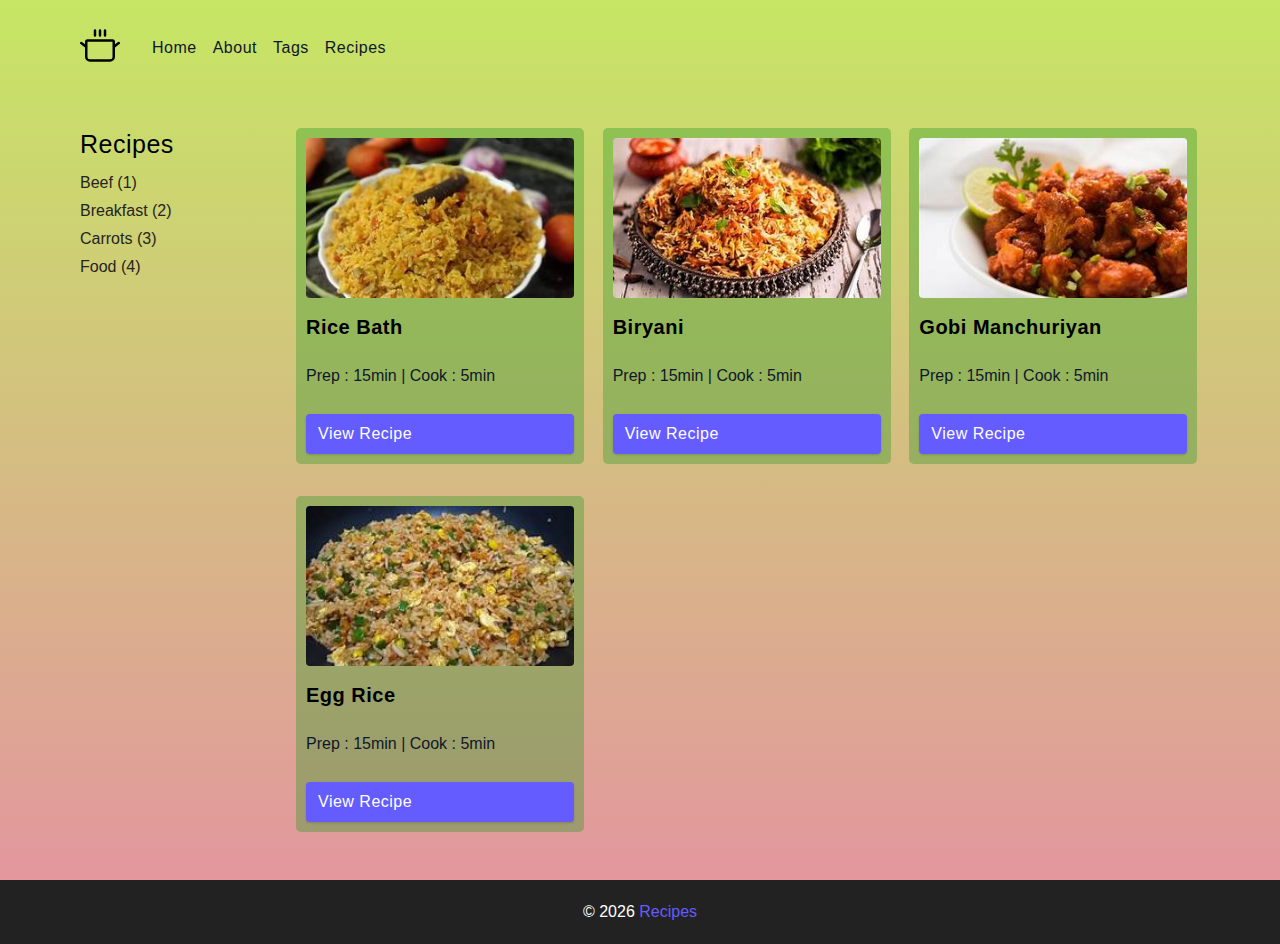
<file: recipes.html>
<!DOCTYPE html>
<html lang="en">
  <head>
    <meta charset="UTF-8" />
    <meta http-equiv="X-UA-Compatible" content="IE=edge" />
    <meta name="viewport" content="width=device-width, initial-scale=1.0" />
    <title>Recipes || Final</title>
    <!-- favicon -->
    <link rel="shortcut icon" href="./assets/favicon.ico" type="image/x-icon" />
    <!-- normalize -->
    <link rel="stylesheet" href="./css/normalize.css" />
    <!-- font-awesome -->
    <link
      href="https://cdn.jsdelivr.net/npm/bootstrap@5.0.2/dist/css/bootstrap.min.css"
      rel="stylesheet"
      integrity="sha384-EVSTQN3/azprG1Anm3QDgpJLIm9Nao0Yz1ztcQTwFspd3yD65VohhpuuCOmLASjC"
      crossorigin="anonymous"
    />
    <link
      rel="stylesheet"
      href="https://cdnjs.cloudflare.com/ajax/libs/font-awesome/5.14.0/css/all.min.css"
    />
    <!-- main css -->
    <link rel="stylesheet" href="./css/main.css" />
  </head>
  <body>
    <!-- nav  -->
    <nav class="navbar">
      <div class="nav-center">
        <div class="nav-header">
          <a href="index.html" class="nav-logo">
            <svg
              xmlns="http://www.w3.org/2000/svg"
              width="40"
              height="40"
              fill="#000000"
              viewBox="0 0 256 256"
            >
              <path
                d="M88,48V16a8,8,0,0,1,16,0V48a8,8,0,0,1-16,0Zm40,8a8,8,0,0,0,8-8V16a8,8,0,0,0-16,0V48A8,8,0,0,0,128,56Zm32,0a8,8,0,0,0,8-8V16a8,8,0,0,0-16,0V48A8,8,0,0,0,160,56Zm92.8,46.4L224,124v60a32,32,0,0,1-32,32H64a32,32,0,0,1-32-32V124L3.2,102.4a8,8,0,0,1,9.6-12.8L32,104V88A16,16,0,0,1,48,72H208a16,16,0,0,1,16,16v16l19.2-14.4a8,8,0,0,1,9.6,12.8ZM208,88H48v96a16,16,0,0,0,16,16H192a16,16,0,0,0,16-16Z"
              ></path>
            </svg>
          </a>
          <button class="nav-btn btn">
            <i class="fas fa-align-justify"></i>
          </button>
        </div>
        <div class="nav-links">
          <a href="index.html" class="nav-link"> home </a>
          <a href="about.html" class="nav-link"> about </a>
          <a href="tags.html" class="nav-link"> tags </a>
          <a href="recipes.html" class="nav-link"> recipes </a>

          <!-- <div class="nav-link contact-link">
            <a href="contact.html" class="btn"> contact </a>
          </div> -->
        </div>
      </div>
    </nav>
    <!-- end of nav -->
    <!-- main -->
    <main class="page">
      <section class="recipes-container">
        <!-- tag container -->
        <div class="tags-container">
          <h4>recipes</h4>
          <div class="tags-list">
            <a href="tag-template.html">Beef (1)</a>
            <a href="tag-template.html">Breakfast (2)</a>
            <a href="tag-template.html">Carrots (3)</a>
            <a href="tag-template.html">Food (4)</a>
          </div>
        </div>
        <!-- end of tag container -->
        <!-- recipes list -->
        <div class="recipes-list">
          <!-- single recipe -->
          <div class="card cardrecipe" style="width: 18rem">
            <img
              src="photo1.jpg"
              class="card-img-top img recipe-img"
              alt=""
            />
            <div class="card-body">
              <h5 class="card-title">Rice Bath</h5>
              <p class="card-text">Prep : 15min | Cook : 5min</p>
              <a
                href="photo.html"
                class="btn btn-primary recipe text-align-center bg-secondary btn-crd"
                >View Recipe</a
              >
            </div>
          </div>

          <div class="card cardrecipe" style="width: 18rem">
            <img
              src="biriyani.jpg"
              class="card-img-top img recipe-img"
              alt=""
            />
            <div class="card-body">
              <h5 class="card-title">Biryani</h5>
              <p class="card-text">Prep : 15min | Cook : 5min</p>
              <a
                href="single-recipe.html"
                class="btn btn-primary recipe bg-secondary btn-crd"
                >View Recipe</a
              >
            </div>
          </div>

          <div class="card cardrecipe" style="width: 18rem">
            <img
              src="photo3.jpg"
              class="card-img-top img recipe-img"
              alt=""
            />
            <div class="card-body">
              <h5 class="card-title">gobi manchuriyan</h5>
              <p class="card-text">Prep : 15min | Cook : 5min</p>
              <a href="dosa.html" class="btn btn-primary recipe bg-secondary"
                >View Recipe</a
              >
            </div>
          </div>

          <div class="card cardrecipe" style="width: 18rem">
            <img
              src="egg.jpg"
              class="card-img-top img recipe-img"
              alt=""
            />
            <div class="card-body">
              <h5 class="card-title">egg rice</h5>
              <p class="card-text">Prep : 15min | Cook : 5min</p>
              <a href="paratha.html" class="btn btn-primary recipe bg-secondary"
                >View Recipe</a
              >
            </div>
          </div>
          <!-- end of single recipe -->
        </div>
      </section>
    </main>
    <!-- end of main -->
    <!-- footer -->
    <footer class="page-footer">
      <p>
        &copy; <span id="date"></span>
        <span class="footer-logo">Recipes</span>
      </p>
    </footer>
    <script
      src="https://cdn.jsdelivr.net/npm/bootstrap@5.0.2/dist/js/bootstrap.bundle.min.js"
      integrity="sha384-MrcW6ZMFYlzcLA8Nl+NtUVF0sA7MsXsP1UyJoMp4YLEuNSfAP+JcXn/tWtIaxVXM"
      crossorigin="anonymous"
    ></script>
    <script src="./js/app.js"></script>
  </body>
</html>
</file>
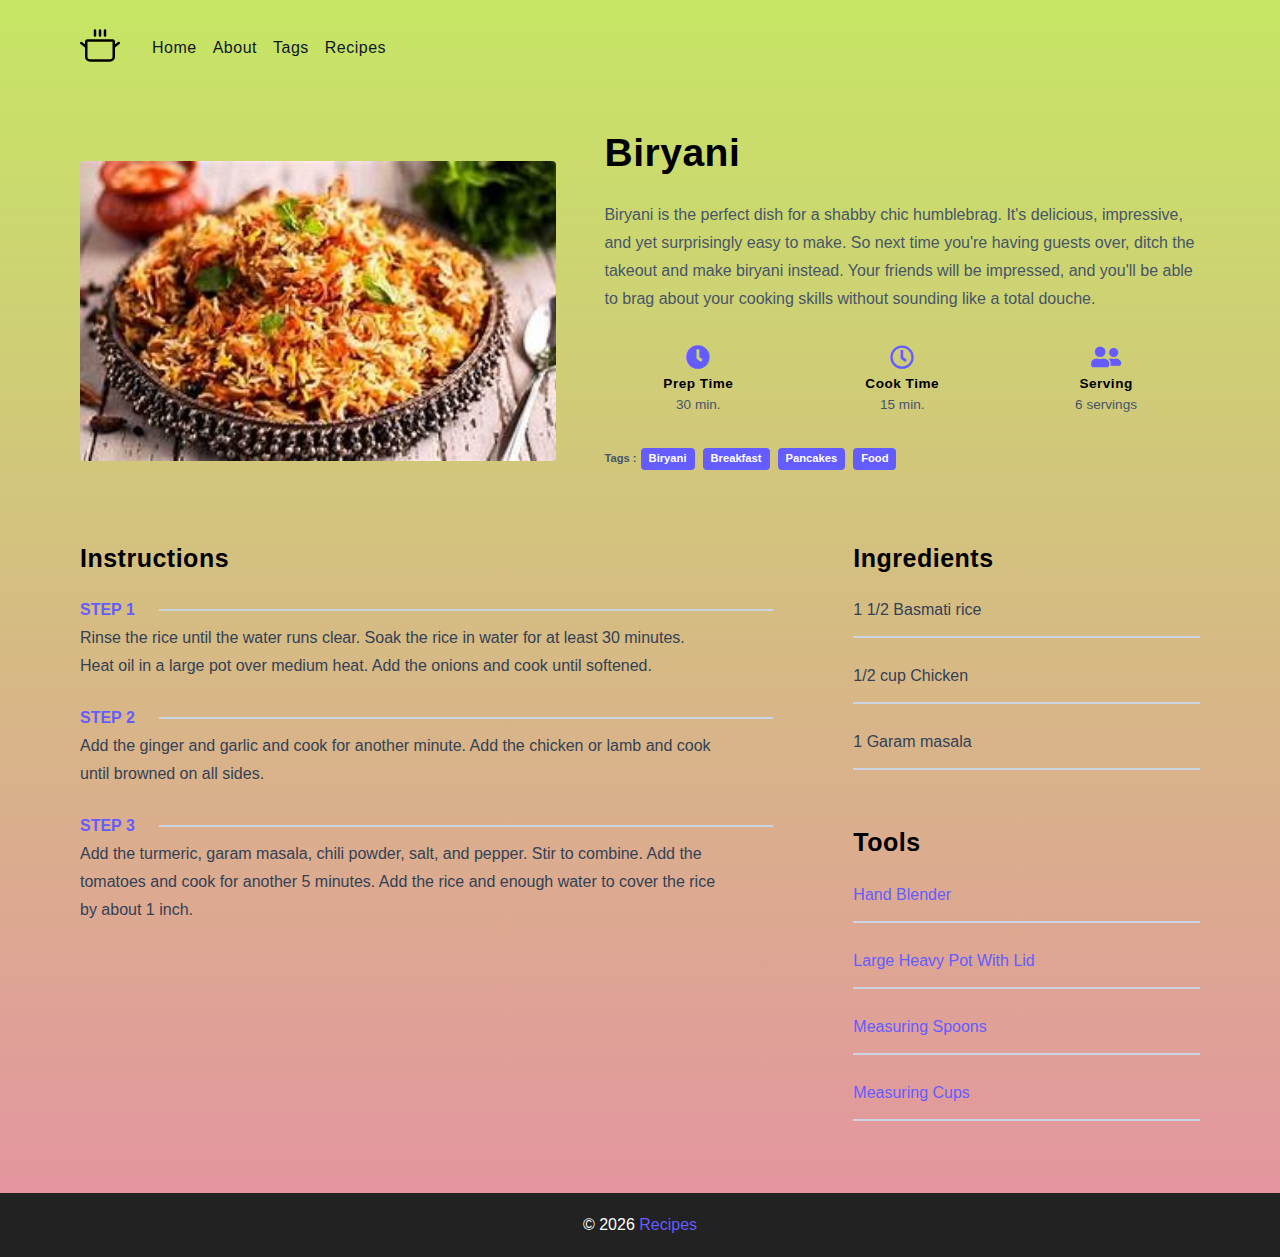
<file: single-recipe.html>
<!DOCTYPE html>
<html lang="en">
  <head>
    <meta charset="UTF-8" />
    <meta http-equiv="X-UA-Compatible" content="IE=edge" />
    <meta name="viewport" content="width=device-width, initial-scale=1.0" />
    <title>Biryani</title>
    <link rel="stylesheet" href="./css/normalize.css" />
    <!-- font-awesome -->
    <link
      href="https://cdn.jsdelivr.net/npm/bootstrap@5.0.2/dist/css/bootstrap.min.css"
      rel="stylesheet"
      integrity="sha384-EVSTQN3/azprG1Anm3QDgpJLIm9Nao0Yz1ztcQTwFspd3yD65VohhpuuCOmLASjC"
      crossorigin="anonymous"
    />
    <link
      rel="stylesheet"
      href="https://cdnjs.cloudflare.com/ajax/libs/font-awesome/5.14.0/css/all.min.css"
    />
    <!-- main css -->
    <link rel="stylesheet" href="./css/main.css" />
  </head>
  <body>
    <!-- nav  -->
    <nav class="navbar">
      <div class="nav-center">
        <div class="nav-header">
          <a href="index.html" class="nav-logo">
            <svg
              xmlns="http://www.w3.org/2000/svg"
              width="40"
              height="40"
              fill="#000000"
              viewBox="0 0 256 256"
            >
              <path
                d="M88,48V16a8,8,0,0,1,16,0V48a8,8,0,0,1-16,0Zm40,8a8,8,0,0,0,8-8V16a8,8,0,0,0-16,0V48A8,8,0,0,0,128,56Zm32,0a8,8,0,0,0,8-8V16a8,8,0,0,0-16,0V48A8,8,0,0,0,160,56Zm92.8,46.4L224,124v60a32,32,0,0,1-32,32H64a32,32,0,0,1-32-32V124L3.2,102.4a8,8,0,0,1,9.6-12.8L32,104V88A16,16,0,0,1,48,72H208a16,16,0,0,1,16,16v16l19.2-14.4a8,8,0,0,1,9.6,12.8ZM208,88H48v96a16,16,0,0,0,16,16H192a16,16,0,0,0,16-16Z"
              ></path>
            </svg>
            <!-- <img src="./assets/logo.svg" alt="simply recipes" /> -->
          </a>
          <button class="nav-btn btn">
            <i class="fas fa-align-justify"></i>
          </button>
        </div>
        <div class="nav-links">
          <a href="index.html" class="nav-link"> home </a>
          <a href="about.html" class="nav-link"> about </a>
          <a href="tags.html" class="nav-link"> tags </a>
          <a href="recipes.html" class="nav-link"> recipes </a>

          <!-- <div class="nav-link contact-link">
            <a href="contact.html" class="btn"> contact </a>
          </div> -->
        </div>
      </div>
    </nav>
    <!-- end of nav -->
    <main class="page">
      <div class="recipe-page">
        <section class="recipe-hero">
          <img src="biriyani.jpg" class="img recipe-hero-img" />
          <article class="recipe-info">
            <h2>Biryani</h2>
            <p>
              Biryani is the perfect dish for a shabby chic humblebrag. It's
              delicious, impressive, and yet surprisingly easy to make. So next
              time you're having guests over, ditch the takeout and make biryani
              instead. Your friends will be impressed, and you'll be able to
              brag about your cooking skills without sounding like a total
              douche.
            </p>
            <div class="recipe-icons">
              <article>
                <i class="fas fa-clock"></i>
                <h5>prep time</h5>
                <p>30 min.</p>
              </article>
              <article>
                <i class="far fa-clock"></i>
                <h5>cook time</h5>
                <p>15 min.</p>
              </article>
              <article>
                <i class="fas fa-user-friends"></i>
                <h5>serving</h5>
                <p>6 servings</p>
              </article>
            </div>
            <p class="recipe-tags">
              Tags : <a href="tag-template.html">biryani</a>
              <a href="tag-template.html">breakfast</a>
              <a href="tag-template.html">pancakes</a>
              <a href="tag-template.html">food</a>
            </p>
          </article>
        </section>
        <!-- content -->
        <section class="recipe-content">
          <article>
            <h4>instructions</h4>
            <!-- single instruction -->
            <div class="single-instruction">
              <header>
                <p>step 1</p>
                <div></div>
              </header>
              <p>
                Rinse the rice until the water runs clear. Soak the rice in
                water for at least 30 minutes. Heat oil in a large pot over
                medium heat. Add the onions and cook until softened.
              </p>
            </div>
            <!-- end of single instruction -->
            <!-- single instruction -->
            <div class="single-instruction">
              <header>
                <p>step 2</p>
                <div></div>
              </header>
              <p>
                Add the ginger and garlic and cook for another minute. Add the
                chicken or lamb and cook until browned on all sides.
              </p>
            </div>
            <!-- end of single instruction -->
            <!-- single instruction -->
            <div class="single-instruction">
              <header>
                <p>step 3</p>
                <div></div>
              </header>
              <p>
                Add the turmeric, garam masala, chili powder, salt, and pepper.
                Stir to combine. Add the tomatoes and cook for another 5
                minutes. Add the rice and enough water to cover the rice by
                about 1 inch.
              </p>
            </div>
            <!-- end of single instruction -->
          </article>
          <article class="second-column">
            <div>
              <h4>ingredients</h4>
              <p class="single-ingredient">1 1/2 Basmati rice</p>
              <p class="single-ingredient">1/2 cup Chicken</p>
              <p class="single-ingredient">1 Garam masala</p>
            </div>
            <div>
              <h4>tools</h4>
              <p class="single-tool">Hand Blender</p>
              <p class="single-tool">Large Heavy Pot With Lid</p>
              <p class="single-tool">Measuring Spoons</p>
              <p class="single-tool">Measuring Cups</p>
            </div>
          </article>
        </section>
      </div>
    </main>
    <!-- footer -->
    <footer class="page-footer">
      <p>
        &copy; <span id="date"></span>
        <span class="footer-logo">Recipes</span>
      </p>
    </footer>
    <script
      src="https://cdn.jsdelivr.net/npm/bootstrap@5.0.2/dist/js/bootstrap.bundle.min.js"
      integrity="sha384-MrcW6ZMFYlzcLA8Nl+NtUVF0sA7MsXsP1UyJoMp4YLEuNSfAP+JcXn/tWtIaxVXM"
      crossorigin="anonymous"
    ></script>
    <script src="./js/app.js"></script>
  </body>
</html>
</file>
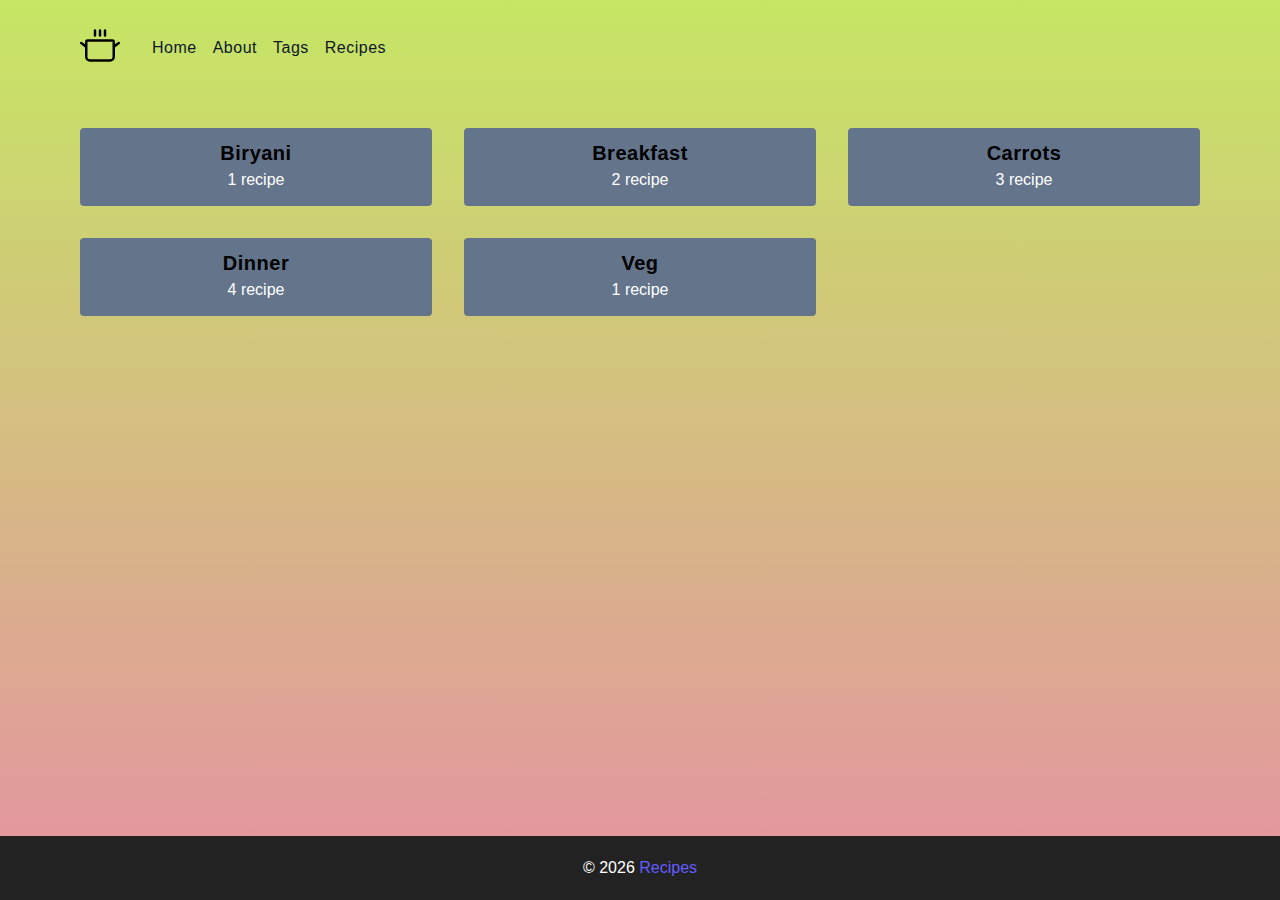
<file: tags.html>
<!DOCTYPE html>
<html lang="en">
  <head>
    <meta charset="UTF-8" />
    <meta http-equiv="X-UA-Compatible" content="IE=edge" />
    <meta name="viewport" content="width=device-width, initial-scale=1.0" />
    <title>Tags</title>

    <link rel="stylesheet" href="./css/normalize.css" />
    <!-- font-awesome -->
    <link
      href="https://cdn.jsdelivr.net/npm/bootstrap@5.0.2/dist/css/bootstrap.min.css"
      rel="stylesheet"
      integrity="sha384-EVSTQN3/azprG1Anm3QDgpJLIm9Nao0Yz1ztcQTwFspd3yD65VohhpuuCOmLASjC"
      crossorigin="anonymous"
    />
    <link
      rel="stylesheet"
      href="https://cdnjs.cloudflare.com/ajax/libs/font-awesome/5.14.0/css/all.min.css"
    />
    <!-- main css -->
    <link rel="stylesheet" href="./css/main.css" />
  </head>
  <body>
    <!-- nav  -->
    <nav class="navbar">
      <div class="nav-center">
        <div class="nav-header">
          <a href="index.html" class="nav-logo">
            <svg
              xmlns="http://www.w3.org/2000/svg"
              width="40"
              height="40"
              fill="#000000"
              viewBox="0 0 256 256"
            >
              <path
                d="M88,48V16a8,8,0,0,1,16,0V48a8,8,0,0,1-16,0Zm40,8a8,8,0,0,0,8-8V16a8,8,0,0,0-16,0V48A8,8,0,0,0,128,56Zm32,0a8,8,0,0,0,8-8V16a8,8,0,0,0-16,0V48A8,8,0,0,0,160,56Zm92.8,46.4L224,124v60a32,32,0,0,1-32,32H64a32,32,0,0,1-32-32V124L3.2,102.4a8,8,0,0,1,9.6-12.8L32,104V88A16,16,0,0,1,48,72H208a16,16,0,0,1,16,16v16l19.2-14.4a8,8,0,0,1,9.6,12.8ZM208,88H48v96a16,16,0,0,0,16,16H192a16,16,0,0,0,16-16Z"
              ></path>
            </svg>
          </a>
          <button class="nav-btn btn">
            <i class="fas fa-align-justify"></i>
          </button>
        </div>
        <div class="nav-links">
          <a href="index.html" class="nav-link"> home </a>
          <a href="about.html" class="nav-link"> about </a>
          <a href="tags.html" class="nav-link"> tags </a>
          <a href="recipes.html" class="nav-link"> recipes </a>

          <!-- <div class="nav-link contact-link">
            <a href="contact.html" class="btn"> contact </a>
          </div> -->
        </div>
      </div>
    </nav>
    <!-- end of nav -->
    <main class="page">
      <section class="tags-wrapper">
        <!-- single tag -->
        <a href="tag-template.html" class="tag">
          <h5>Biryani</h5>
          <p>1 recipe</p>
        </a>
        <!-- end of single tag -->
        <!-- single tag -->
        <a href="tag-template.html" class="tag">
          <h5>breakfast</h5>
          <p>2 recipe</p>
        </a>
        <!-- end of single tag -->
        <!-- single tag -->
        <a href="tag-template.html" class="tag">
          <h5>carrots</h5>
          <p>3 recipe</p>
        </a>
        <!-- end of single tag -->
        <!-- single tag -->
        <a href="tag-template.html" class="tag">
          <h5>dinner</h5>
          <p>4 recipe</p>
        </a>
        <!-- end of single tag -->
        <!-- single tag -->
        <a href="tag-template.html" class="tag">
          <h5>Veg</h5>
          <p>1 recipe</p>
        </a>
        <!-- end of single tag -->
      </section>
    </main>
    <!-- footer -->
    <footer class="page-footer">
      <p>
        &copy; <span id="date"></span>
        <span class="footer-logo">Recipes</span>
      </p>
    </footer>
    <script
      src="https://cdn.jsdelivr.net/npm/bootstrap@5.0.2/dist/js/bootstrap.bundle.min.js"
      integrity="sha384-MrcW6ZMFYlzcLA8Nl+NtUVF0sA7MsXsP1UyJoMp4YLEuNSfAP+JcXn/tWtIaxVXM"
      crossorigin="anonymous"
    ></script>
    <script src="./js/app.js"></script>
  </body>
</html>
</file>
<file: css/main.css>
*,
::after,
::before {
  box-sizing: border-box;
}
/* fonts */

@import url("https://fonts.googleapis.com/css2?family=Roboto:wght@400;500;600&family=Montserrat&display=swap");
html {
  font-size: 100%;
} /*16px*/

body {
  font-family: "Inter", sans-serif;
}

/* ------------------------- */
.recheader {
  color: white;
}

.recheader {
  opacity: 0;
  animation: fade-in 1s ease;
}

.recheader {
  opacity: 0;
  animation: fade-in 1s ease;
  animation-fill-mode: forwards;
}

@keyframes fade-in {
  from {
    opacity: 0;
  }
  to {
    opacity: 1;
  }
}

.recheader:nth-child(1) {
  animation-delay: 0s;
}

.recheader:nth-child(2) {
  animation-delay: 0.5s;
}

/* Bootstrap classes */

.hero {
  padding: 1rem;
  text-align: center;
}

.hero-container {
  width: 50%;
  margin: auto;
}

.hero-text {
  font-size: 2rem;
}

.recheader {
  margin-bottom: 1rem;
  font-weight: 800;
}
.cardrecipe {
  background-color: #30992960;
  padding: 10px;
  border-radius: 5px;
}
.nav-link:hover {
  color: white;
}
.recipe {
  /* box-shadow: 10px 10px 10px rgba(0, 0, 0, 0.1); */
  /* padding: 10px 10px; */
  border-radius: 5px;
  background-color: rgb(215, 201, 240);
}
/* ------------------------- */
:root {
  /* colors */
  --primary-100: #e2e0ff;
  --primary-200: #c1beff;
  --primary-300: #a29dff;
  --primary-400: #837dff;
  --primary-500: #645cff;
  --primary-600: #504acc;
  --primary-700: #3c3799;
  --primary-800: #282566;
  --primary-900: #141233;

  /* grey */
  --grey-50: #f8fafc;
  --grey-100: #f1f5f9;
  --grey-200: #e2e8f0;
  --grey-300: #cbd5e1;
  --grey-400: #94a3b8;
  --grey-500: #64748b;
  --grey-600: #475569;
  --grey-700: #334155;
  --grey-800: #1e293b;
  --grey-900: #0f172a;
  /* rest of the colors */
  --black: #222;
  --white: #fff;
  --red-light: #f8d7da;
  --red-dark: #842029;
  --green-light: #d1e7dd;
  --green-dark: #0f5132;

  /* fonts  */
  --headingFont: "Roboto", sans-serif;
  --bodyFont: "Nunito", sans-serif;
  --smallText: 0.7em;
  /* rest of the vars */
  /* --backgroundColor: var(--grey-50); */
  --textColor: var(--grey-900);
  --borderRadius: 0.25rem;
  --letterSpacing: 0.5px;
  --transition: 0.3s ease-in-out all;
  --max-width: 1120px;
  --fixed-width: 600px;

  /* box shadow*/
  --shadow-1: 0 1px 3px 0 rgba(0, 0, 0, 0.1), 0 1px 2px 0 rgba(0, 0, 0, 0.06);
  --shadow-2: 0 4px 6px -1px rgba(0, 0, 0, 0.1),
    0 2px 4px -1px rgba(0, 0, 0, 0.06);
  --shadow-3: 0 10px 15px -3px rgba(0, 0, 0, 0.1),
    0 4px 6px -2px rgba(0, 0, 0, 0.05);
  --shadow-4: 0 20px 25px -5px rgba(0, 0, 0, 0.1),
    0 10px 10px -5px rgba(0, 0, 0, 0.04);
}

body {
  background: var(--backgroundColor);
  font-family: "Inter", sans-serif;
  font-weight: 400;
  line-height: 1.75;
  color: var(--textColor);
  background: linear-gradient(#c6e664, #e591a2);
}

p {
  margin-top: 0;
  margin-bottom: 1.5rem;
  max-width: 40em;
}

h1,
h2,
h3,
h4,
h5 {
  margin: 0;
  margin-bottom: 1.38rem;
  font-family: "Inter", sans-serif;
  font-weight: 700;
  color: black;
  line-height: 1.3;
  text-transform: capitalize;
  letter-spacing: var(--letterSpacing);
}

h1 {
  margin-top: 0;
  font-size: 3.052rem;
}

h2 {
  font-size: 2.441rem;
}

h3 {
  font-size: 1.953rem;
}

h4 {
  font-size: 1.563rem;
}

h5 {
  font-size: 1.25rem;
}

small,
.text-small {
  font-size: var(--smallText);
}

a {
  text-decoration: none;
}
ul {
  list-style-type: none;
  padding: 0;
}

.img {
  width: 100%;
  display: block;
  object-fit: cover;
}
/* buttons */

.btn {
  cursor: pointer;
  color: var(--white);
  background: var(--primary-500);
  border: transparent;
  border-radius: var(--borderRadius);
  letter-spacing: var(--letterSpacing);
  padding: 0.375rem 0.75rem;
  box-shadow: var(--shadow-1);
  transition: var(--transtion);
  text-transform: capitalize;
  display: inline-block;
}
.btn:hover {
  background: var(--primary-700);
  box-shadow: var(--shadow-3);
}
.btn-hipster {
  color: var(--primary-500);
  background: var(--primary-200);
}
.btn-hipster:hover {
  color: var(--primary-200);
  background: var(--primary-700);
}
.btn-block {
  width: 100%;
}

/* alerts */
.alert {
  padding: 0.375rem 0.75rem;
  margin-bottom: 1rem;
  border-color: transparent;
  border-radius: var(--borderRadius);
}

.alert-danger {
  color: var(--red-dark);
  background: var(--red-light);
}
.alert-success {
  color: var(--green-dark);
  background: var(--green-light);
}
/* form */

.form {
  width: 90vw;
  max-width: var(--fixed-width);
  background: var(--white);
  border-radius: var(--borderRadius);
  box-shadow: var(--shadow-2);
  padding: 2rem 2.5rem;
  margin: 3rem auto;
}
.form-label {
  display: block;
  font-size: var(--smallText);
  margin-bottom: 0.5rem;
  text-transform: capitalize;
  letter-spacing: var(--letterSpacing);
}
.form-input,
.form-textarea {
  width: 100%;
  padding: 0.375rem 0.75rem;
  border-radius: var(--borderRadius);
  background: var(--backgroundColor);
  border: 1px solid var(--grey-200);
}

.form-row {
  margin-bottom: 1rem;
}

.form-textarea {
  height: 7rem;
}
::placeholder {
  font-family: inherit;
  color: var(--grey-400);
}
.form-alert {
  color: var(--red-dark);
  letter-spacing: var(--letterSpacing);
  text-transform: capitalize;
}
/* alert */

@keyframes spinner {
  to {
    transform: rotate(360deg);
  }
}

.loading {
  width: 6rem;
  height: 6rem;
  border: 5px solid var(--grey-400);
  border-radius: 50%;
  border-top-color: var(--primary-500);
  animation: spinner 0.6s linear infinite;
}
.loading {
  margin: 0 auto;
}
/* title */

.title {
  text-align: center;
}

.title-underline {
  background: var(--primary-500);
  width: 7rem;
  height: 0.25rem;
  margin: 0 auto;
  margin-top: -1rem;
}

/*
=============== 
Navbar
===============
*/

.navbar {
  display: flex;
  align-items: center;
  justify-content: center;
}
.nav-center {
  width: 90vw;
  max-width: var(--max-width);
}
.nav-header {
  height: 6rem;
  display: flex;
  justify-content: space-between;
  align-items: center;
}
.nav-header img {
  width: 200px;
}
.nav-logo {
  display: flex;
  align-items: flex-end;
}

.nav-btn {
  padding: 0.15rem 0.75rem;
}
.nav-btn i {
  font-size: 1.25rem;
}
.nav-links {
  height: 0;
  overflow: hidden;
  display: flex;
  flex-direction: column;
  transition: var(--transition);
}
.show-links {
  height: 23.9375rem;
}

.nav-link {
  display: block;
  text-align: center;
  font-size: 1.25rem;
  text-transform: capitalize;
  color: var(--grey-900);
  letter-spacing: var(--letterSpacing);
  padding: 1rem 0;
  border-top: 1px solid var(--grey-500);
  transition: var(--transition);
}
/* .nav-link:hover {
  color: var(--primary-500);
} */

.contact-link a {
  padding: 0.15rem 1rem;
}

@media screen and (min-width: 992px) {
  .navbar {
    height: 6rem;
  }
  .nav-center {
    display: flex;
    align-items: center;
  }
  .nav-header {
    padding: 0;
    margin-right: 2rem;
    height: auto;
  }

  .nav-btn {
    display: none;
  }
  .nav-links {
    height: auto !important;
    flex-direction: row;
    align-items: center;
    width: 100%;
  }
  .nav-link {
    padding: 0;
    border-top: none;
    margin-right: 1rem;
    font-size: 1rem;
  }
  .contact-link {
    margin-right: 0;
    margin-left: auto;
  }
}
/*
=============== 
Page
===============
*/

.page {
  width: 90vw;
  max-width: var(--max-width);
  margin: 0 auto;
}
.page {
  padding-top: 2rem;
  min-height: calc(100vh - (6rem + 4rem));
}
/*
=============== 
Footer
===============
*/

.page-footer {
  text-align: center;
  height: 4rem;
  display: flex;
  align-items: center;
  justify-content: center;
  background: var(--black);
  color: var(--white);
}
.page-footer h5 {
  margin-top: 0;
  margin-bottom: 0;
}
.page-footer p {
  margin-bottom: 0;
}
.page-footer .footer-logo,
.page-footer a {
  color: var(--primary-500);
}
/*
=============== 
Hero
===============
*/

.hero {
  height: 40vh;
  position: relative;
  margin-bottom: 2rem;
  background: url("../assets/main.jpeg") center/cover no-repeat;
  /* background: url("https://images.unsplash.com/photo-1536305030588-45dc07a2a372?ixlib=rb-4.0.3&ixid=M3wxMjA3fDB8MHxzZWFyY2h8OHx8aW5kaWFuJTIwcmVzdGF1cmFudHxlbnwwfHwwfHx8MA%3D%3D&auto=format&fit=crop&w=500&q=60"); */
  border-radius: var(--borderRadius);
  /* background-repeat: no-repeat; */
}
.hero-container {
  position: absolute;
  top: 0;
  left: 0;
  width: 100%;
  height: 100%;
  display: flex;
  align-items: center;
  justify-content: center;
  background: rgba(0, 0, 0, 0.4);
  border-radius: var(--borderRadius);
}
.hero-text {
  color: var(--white);
  text-align: center;
}

@media only screen and (min-width: 768px) {
  .hero-text h1 {
    font-size: 4rem;
    margin-bottom: 0;
  }
}

/*
=============== 
Recipes 
===============
*/

.recipes-container {
  display: grid;
  gap: 2rem 1rem;
}

.recipes-list {
  display: grid;
  gap: 2rem 1rem;
  padding-bottom: 3rem;
}
.tags-container {
  order: 1;
  display: flex;
  flex-direction: column;
  padding-bottom: 3rem;
  /* background: blue; */
}
.tags-container h4 {
  margin-bottom: 0.5rem;
  font-weight: 500;
}
.tags-list {
  display: grid;
  grid-template-columns: 1fr 1fr 1fr;
}
.tags-list a {
  text-transform: capitalize;
  display: block;
  /* color: var(--grey-500); */
  color: rgb(39, 35, 35);
  transition: var(--transition);
}
.tags-list a:hover {
  /* color: var(--primary-500); */
  color: white;
}

.recipe {
  display: block;
}
.recipe-img {
  height: 15rem;
  border-radius: var(--borderRadius);
  margin-bottom: 1rem;
}
.recipe h5 {
  margin-bottom: 0;
  margin-top: 0.25rem;
  line-height: 1;
  color: var(--grey-700);
}
.recipe p {
  margin-bottom: 0;
  line-height: 1;
  color: var(--grey-500);
  margin-top: 0.5rem;
  letter-spacing: var(--letterSpacing);
}
@media screen and (min-width: 576px) {
  .recipes-list {
    grid-template-columns: 1fr 1fr;
  }
  .recipe-img {
    height: 10rem;
  }
}

@media screen and (min-width: 992px) {
  .recipes-container {
    grid-template-columns: 200px 1fr;
    gap: 1rem;
  }
  .recipes-list {
    grid-template-columns: 1fr 1fr;
  }

  .recipe p {
    font-size: 0.85rem;
  }
  .tags-container {
    order: 0;
    /* background: blue; */
  }
  .tags-list {
    display: grid;
    grid-template-columns: 1fr;
  }
}

@media screen and (min-width: 1200px) {
  .recipe h5 {
    font-size: 1.15rem;
  }
  .recipes-list {
    grid-template-columns: 1fr 1fr 1fr;
  }
}

.recipe {
}

/*
=============== 
Error
===============
*/
.error-page {
  text-align: center;
  padding-top: 5rem;
}
.error-page h1 {
  font-size: 9rem;
}
/*
=============== 
About Page
===============
*/

.about-page h2 {
  text-transform: none;
  font-weight: bold;
}
.about-page {
  display: grid;
  gap: 2rem 4rem;
  padding-bottom: 3rem;
}
.about-img {
  border-radius: var(--borderRadius);
  height: 300px;
}

@media screen and (min-width: 992px) {
  .about-page {
    grid-template-columns: 1fr 1fr;
    grid-template-rows: 400px;
    align-items: center;
  }
  .about-img {
    height: 100%;
  }
}

.featured-title {
  text-align: center;
}
/*
=============== 
Contact Page
===============
*/
.contact-form {
  width: 100%;
  margin: 0;
}
.contact-container {
  display: grid;
  gap: 2rem 3rem;
  padding-bottom: 3rem;
}
@media screen and (min-width: 992px) {
  .contact-container {
    grid-template-columns: 1fr 450px;
    align-items: center;
  }
}

/*
=============== 
Tags Page
===============
*/

.tags-wrapper {
  display: grid;
  gap: 2rem;
  padding-bottom: 3rem;
}
.tag {
  background: var(--grey-500);
  border-radius: var(--borderRadius);
  text-align: center;
  color: var(--white);
  transition: var(--transition);
  padding: 0.75rem 0;
}
.tag:hover {
  background: var(--primary-500);
}
.tag h5,
.tag p {
  margin-bottom: 0;
}
.tag h5 {
  font-weight: 600;
}
@media screen and (min-width: 576px) {
  .tags-wrapper {
    grid-template-columns: 1fr 1fr;
  }
}
@media screen and (min-width: 992px) {
  .tags-wrapper {
    grid-template-columns: 1fr 1fr 1fr;
  }
}

/*
=============== 
Recipe Template
===============
*/

.recipe-hero {
  display: grid;
  gap: 3rem;
}

.recipe-hero-img {
  height: 300px;
  border-radius: var(--borderRadius);
}
.recipe-info p {
  color: var(--grey-600);
}
.recipe-icons {
  display: grid;
  grid-template-columns: repeat(3, 1fr);
  gap: 1rem;
  margin: 2rem 0;
  text-align: center;
}
.recipe-icons i {
  font-size: 1.5rem;
  color: var(--primary-500);
}
.recipe-icons h5,
.recipe-icons p {
  margin-bottom: 0;
  font-size: 0.85em;
}

.recipe-icons p {
  color: var(--grey-600);
}
.recipe-tags {
  display: flex;
  align-items: center;
  flex-wrap: wrap;
  font-size: 0.7em;
  font-weight: 600;
}
.recipe-tags a {
  background: var(--primary-500);
  border-radius: var(--borderRadius);
  color: var(--white);
  padding: 0.05rem 0.5rem;
  margin: 0 0.25rem;
  text-transform: capitalize;
}
@media screen and (min-width: 992px) {
  .recipe-hero {
    grid-template-columns: 4fr 5fr;
    align-items: center;
  }
}
.recipe-content {
  padding: 3rem 0;
  display: grid;
  gap: 2rem 5rem;
}
@media screen and (min-width: 992px) {
  .recipe-content {
    grid-template-columns: 2fr 1fr;
  }
}
.single-instruction header {
  display: grid;
  grid-template-columns: auto 1fr;
  gap: 1.5rem;
  align-items: center;
}
.single-instruction header p {
  text-transform: uppercase;
  font-weight: 600;
  color: var(--primary-500);
  margin-bottom: 0;
}
.single-instruction > p {
  color: var(--grey-700);
}

.single-instruction header div {
  height: 2px;
  background: var(--grey-300);
}

.second-column {
  display: grid;
  row-gap: 2rem;
}

.single-ingredient {
  border-bottom: 2px solid var(--grey-300);
  padding-bottom: 0.75rem;
  color: var(--grey-700);
}
.single-tool {
  border-bottom: 2px solid var(--grey-300);
  padding-bottom: 0.75rem;
  color: var(--primary-500);
  text-transform: capitalize;
}
</file>
